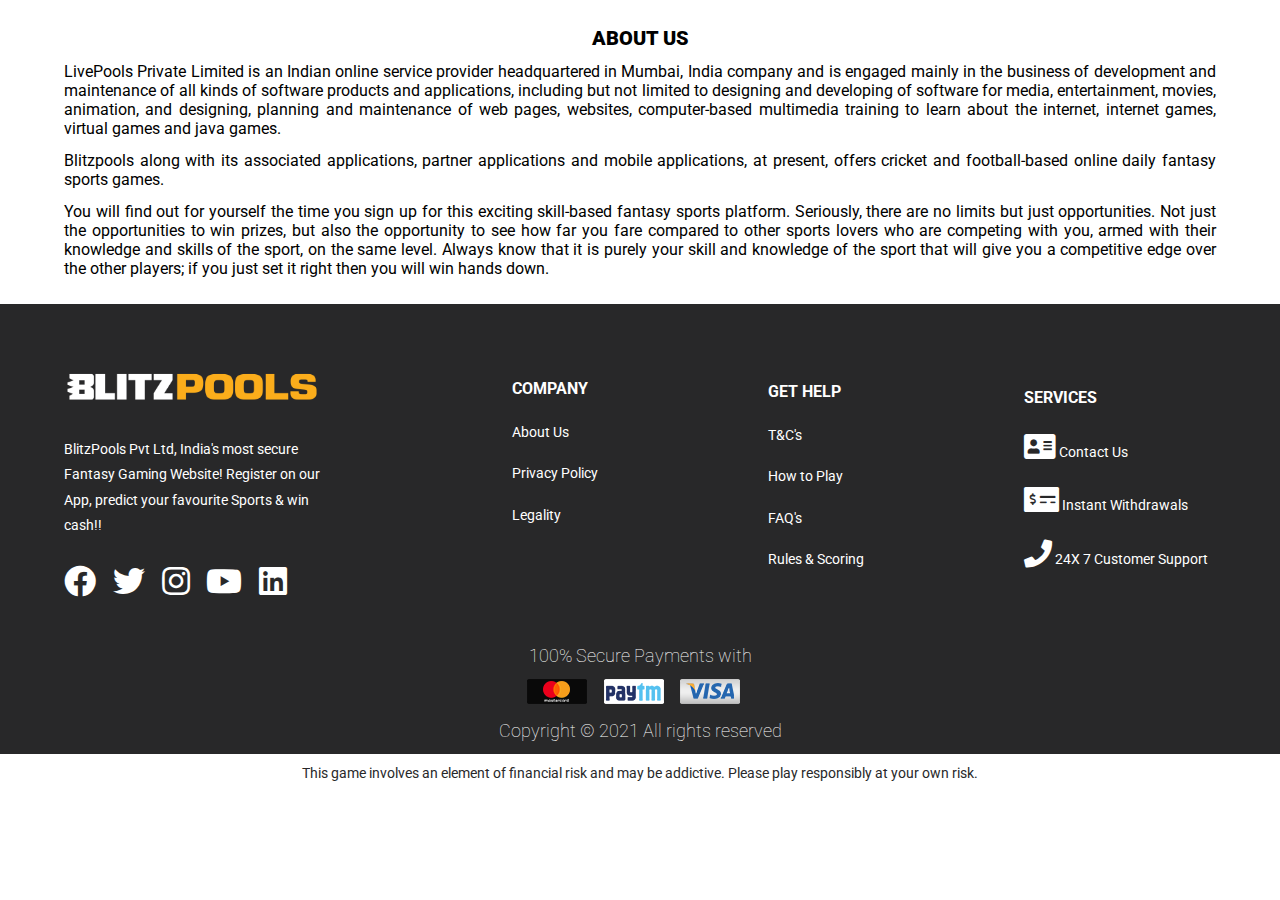
<file: aboutUs.html>
<!DOCTYPE html>
<html lang="en">
<head>
    <meta charset="UTF-8">
    <meta http-equiv="X-UA-Compatible" content="IE=edge">
    <meta name="viewport" content="width=device-width, initial-scale=1.0">
    <link rel="stylesheet" href="style.css">
    <link rel="stylesheet" href="leaderboard.css">
    <link rel="shortcut icon" href="https://www.blitzpools.com/favicon-32x32.png" type="image/x-icon">
    <!-- <link rel="stylesheet" href="https://cdnjs.cloudflare.com/ajax/libs/font-awesome/5.12.0-2/css/all.min.css" integrity="sha256-46r060N2LrChLLb5zowXQ72/iKKNiw/lAmygmHExk/o=" crossorigin="anonymous" /> -->
    <link rel="stylesheet" href="https://cdnjs.cloudflare.com/ajax/libs/font-awesome/5.15.3/css/all.min.css"/>
    <!-- <link href="//netdna.bootstrapcdn.com/font-awesome/3.2.1/css/font-awesome.css" rel="stylesheet"> -->
    <title>ABOUT US</title>
</head>
<body>



      <!----start of back-img-->
   
    <!---end of back img-->

    <!---MAIN HEADING-->
    <div class="play-contest">
        <h1>
            ABOUT US
        </h1>

        <p>
            LivePools Private Limited is an Indian online service provider headquartered in Mumbai, India company and is engaged mainly in the business of development and maintenance of all kinds of software products and applications, including but not limited to designing and developing of software for media, entertainment, movies, animation, and designing, planning and maintenance of web pages, websites, computer-based multimedia training to learn about the internet, internet games, virtual games and java games.
        </p>

        <p>
            Blitzpools along with its associated applications, partner applications and mobile applications, at present, offers cricket and football-based online daily fantasy sports games.
        </p>

        <p style="padding-bottom: 2vw;">
            You will find out for yourself the time you sign up for this exciting skill-based fantasy sports platform. Seriously, there are no limits but just opportunities. Not just the opportunities to win prizes, but also the opportunity to see how far you fare compared to other sports lovers who are competing with you, armed with their knowledge and skills of the sport, on the same level. Always know that it is purely your skill and knowledge of the sport that will give you a competitive edge over the other players; if you just set it right then you will win hands down.
        </p>
    </div>
    


     

  

      <!---start of footer-->
  <div id="footer">
    <div class="logo-image">
      <img src="Image/Logo_370x57 (1).png" alt="" srcset="">
    </div>
    <div class="blitz-info">
      <p>BlitzPools Pvt Ltd, India's most secure Fantasy Gaming Website! Register on our App, predict your favourite Sports & win cash!!</p>
    </div>
    <div class="media">
      <a class="fb" href="https://www.facebook.com/Blitzpools" target="_blank"><i class="fab fa-facebook fa-2x"></i></a>
                              <a href="https://twitter.com/blitzpoolsindia?lang=en" target="_blank"><i class="fab fa-twitter fa-2x"></i></a>
                              <a href="https://www.instagram.com/blitzpoolsofficial/?hl=en" target="_blank"><i class="fab fa-instagram fa-2x"></i></a>
                              <a href="https://www.youtube.com/c/Blitzpools" target="_blank"><i class="fab fa-youtube fa-2x"></i></a>
                              <a href="https://www.linkedin.com/company/blitzpools/mycompany/" target="_blank"><i class="fab fa-linkedin fa-2x"></i></a>
         
    </div>
    <div class="data1">
      <h3>COMPANY</h3>
      <ol>
        <li>About Us</li>
        <li><a href="privacy.html" style="text-decoration: none;color: white;" target="_blank">Privacy Policy</a></li>
        <li> <a href="legal.html" style="text-decoration: none;color: white;" target="_blank"> Legality</a></li>
      </ol>
    </div>
    <div class="data2">
        <ol>
            <h3>GET HELP</h3>
            <li><a href="t&c.html" style="text-decoration: none;color: white;" target="_blank">T&C's</a></li>
            <li> How to Play</li>
            <li> <a href="faq.html" style="text-decoration: none;color: white;">FAQ's</a> </li>
            <li> <a href="rules.html" style="text-decoration: none;color: white;" target="_blank">Rules & Scoring</a></li>
          </ol>
    </div>
    <div class="data3">
      <ol>
        <h3>SERVICES</h3>
        <li><i class="fas fa-address-card fa-2x"></i>  Contact Us</li>
        <li><i class="fas fa-money-check-alt fa-2x"></i>  Instant Withdrawals</li>
        <li><i class="fas fa-phone fa-2x"></i>  24X 7 Customer Support</li>
      </ol>
    </div>
    <!-- <div class="horizontal-line"></div> -->
 
    <div class="payment-info">
      <h5>100% Secure Payments with</h5>
      <div class="payment">
        <img src="/Image/Mastercard.png" alt="" srcset="">
        <img src="/Image/Paytm.png" alt="" srcset="">
        <img src="/Image/Visa.png" alt="" srcset="">
      </div>
    </div>

    <!-- <div class="horizontal-line1"></div> -->


    <div class="terms">
      <h5>Copyright © 2021 All rights reserved</h5>
      
    </div>
    <div class="cc">
      <p>This game involves an element of financial risk and may be addictive. Please play responsibly at your own risk.</p>
      
    </div>
  
  </div>
  
 
  <!---end of footer-->
  <script src="https://cdnjs.cloudflare.com/ajax/libs/jquery/3.4.1/jquery.min.js"></script>
  
  <script src="app.js"></script>
</body>
</html>
</file>
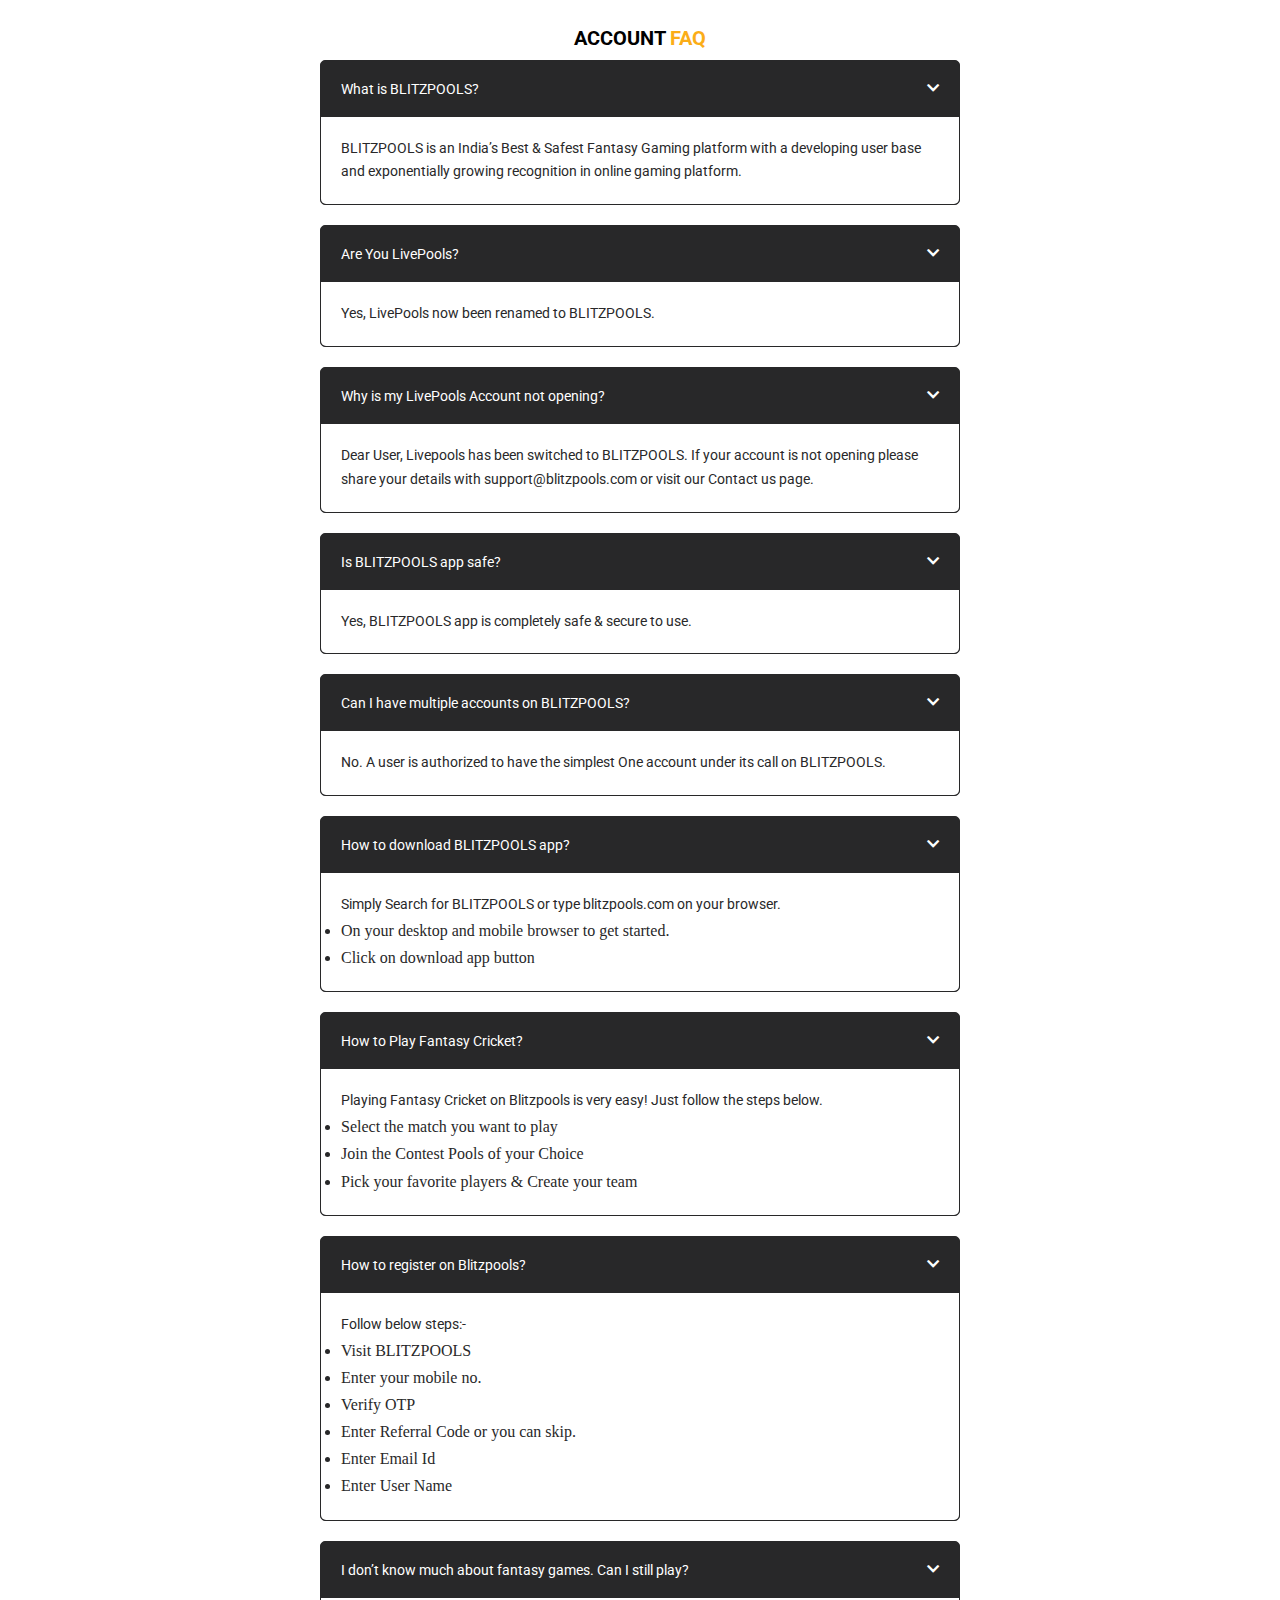
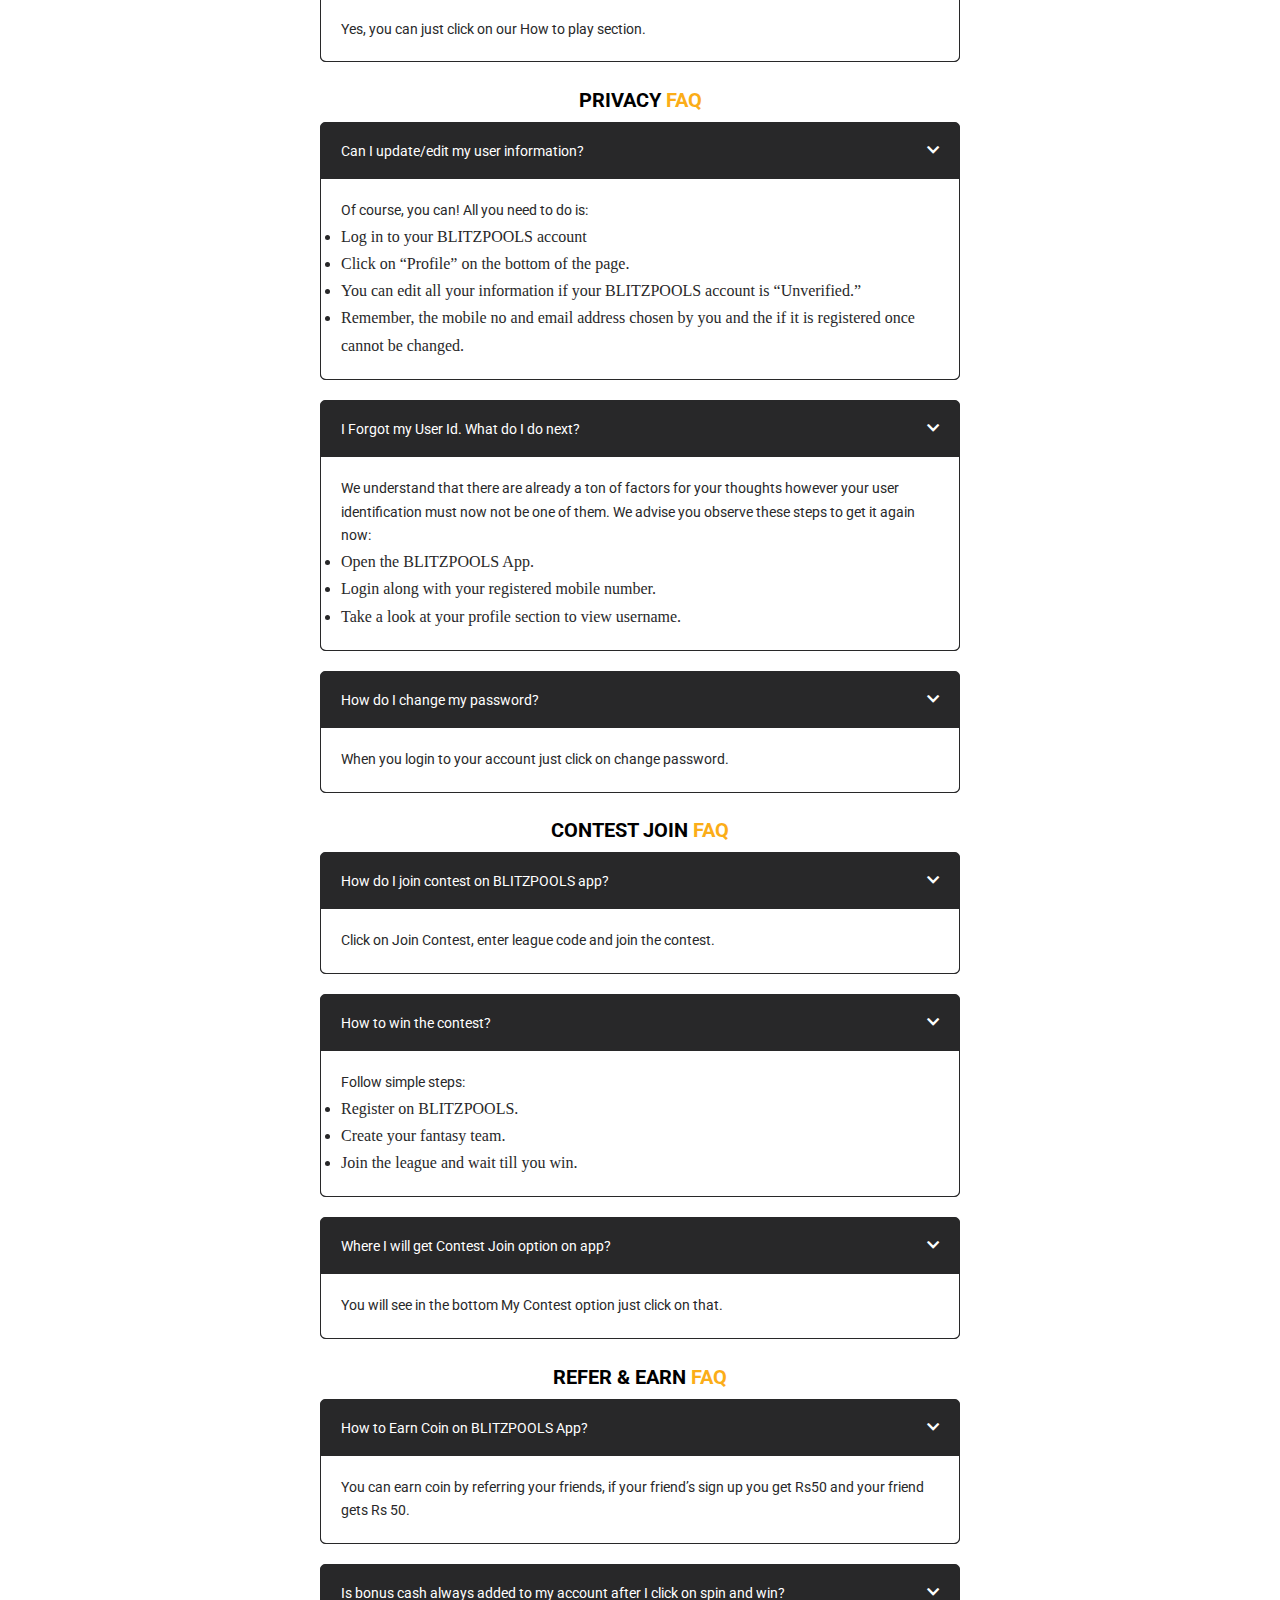
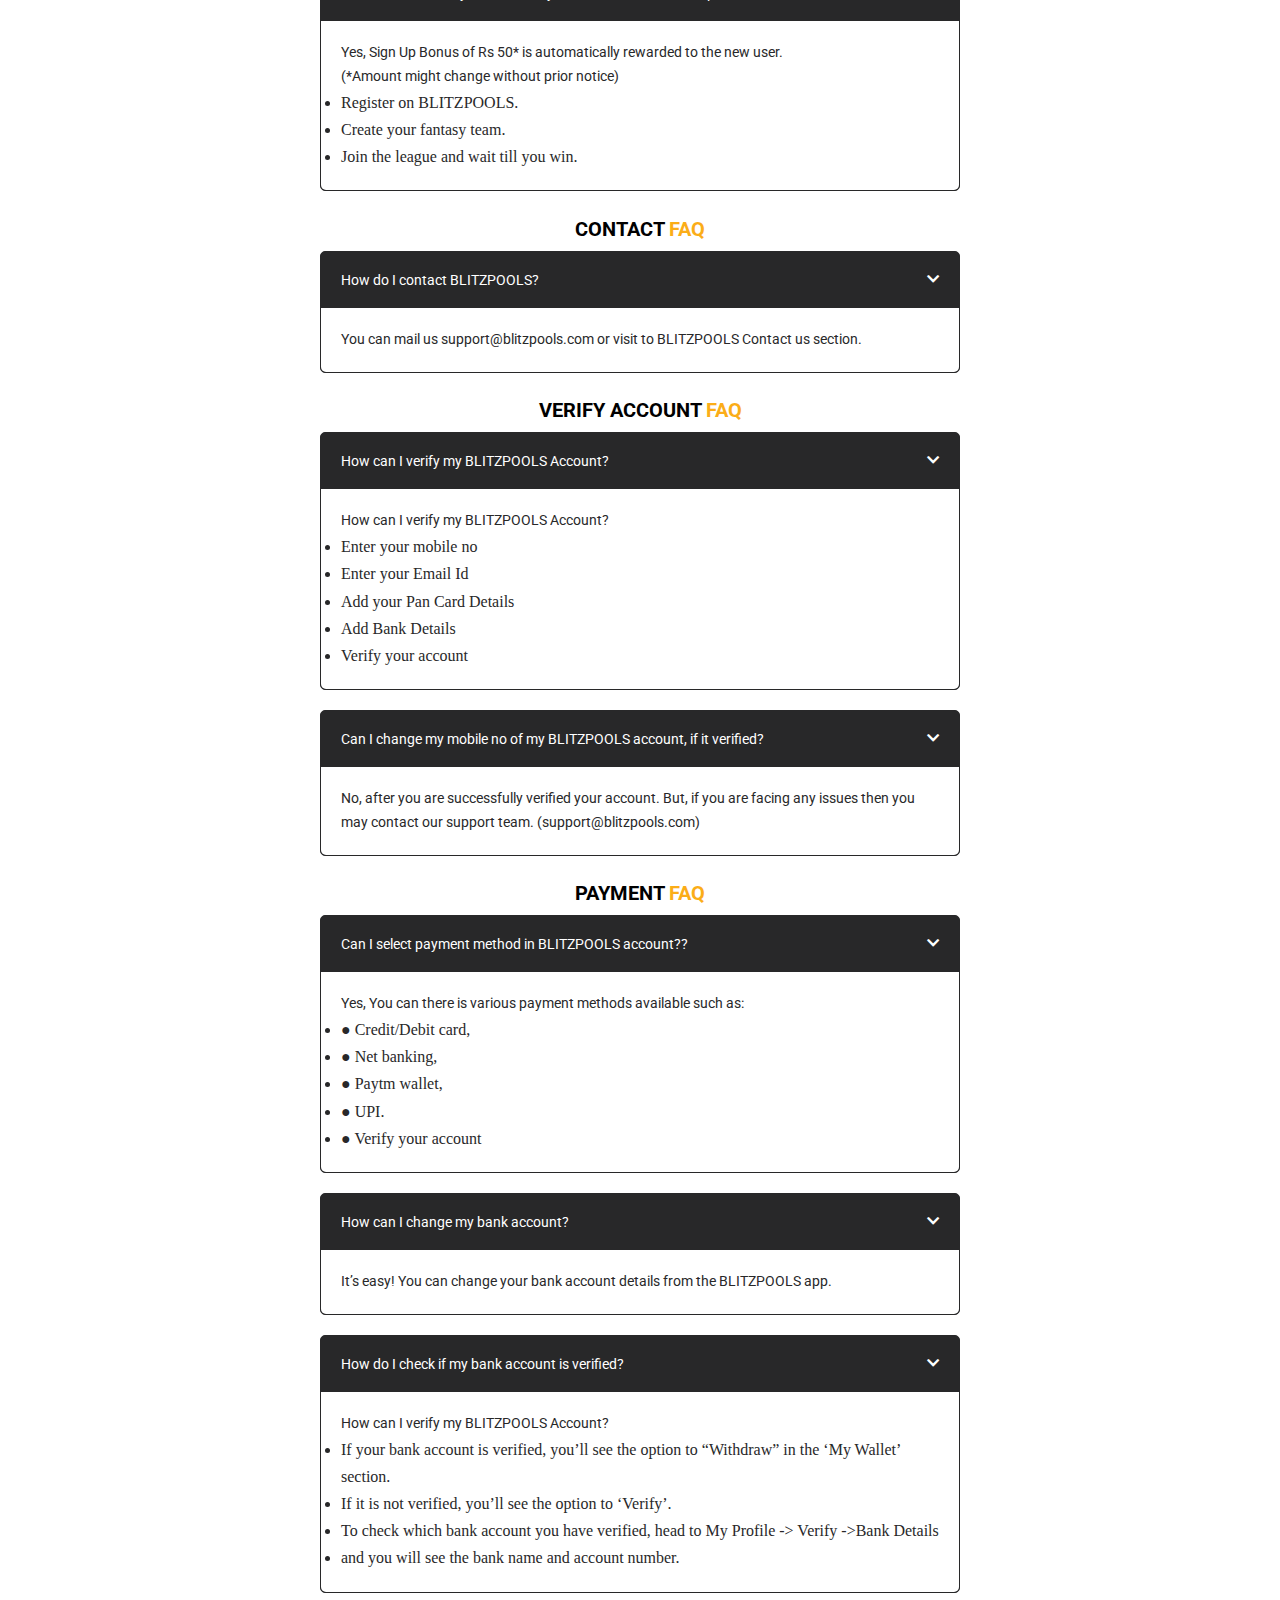
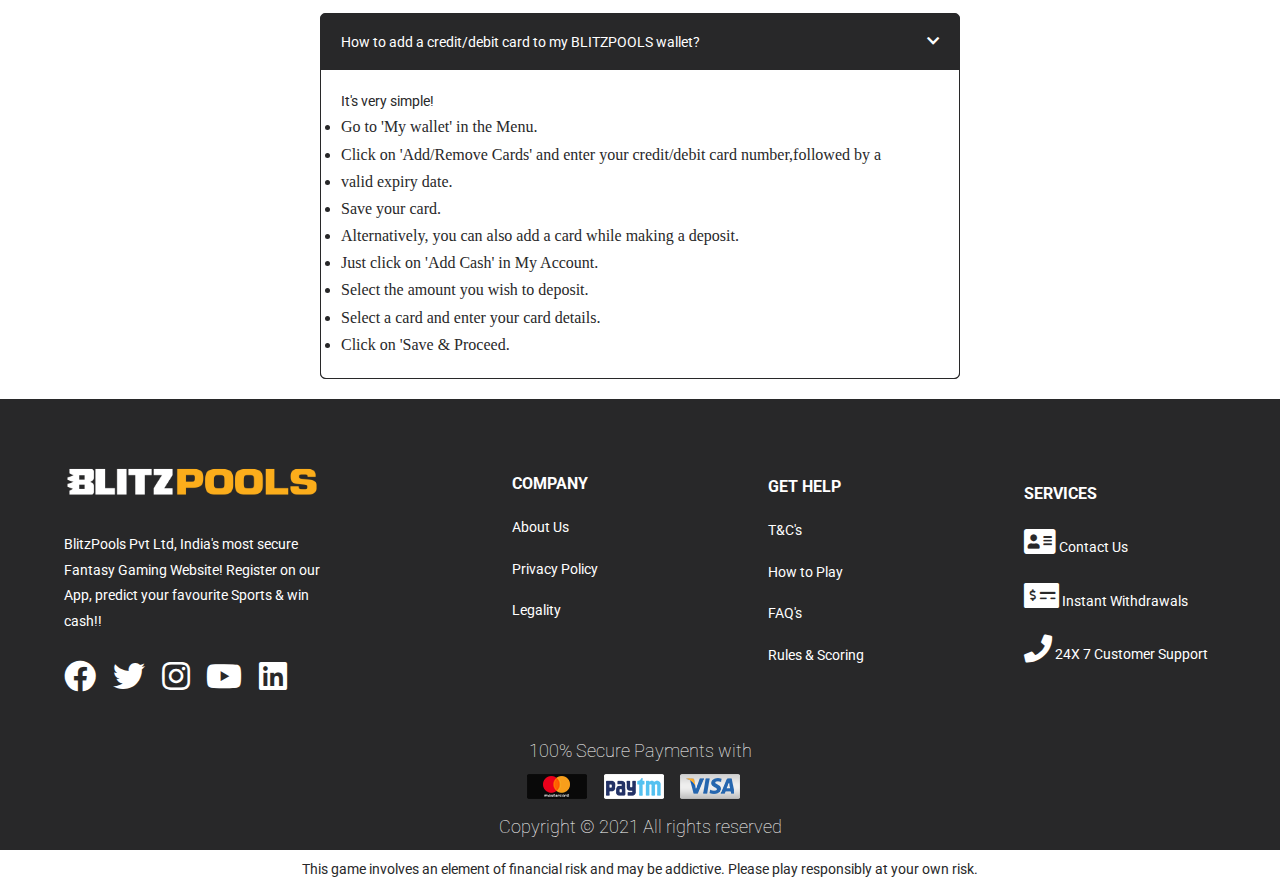
<file: faq.html>
<!DOCTYPE html>
<html lang="en">
<head>
    <meta charset="UTF-8">
    <meta http-equiv="X-UA-Compatible" content="IE=edge">
    <meta name="viewport" content="width=device-width, initial-scale=1.0">
    <link rel="stylesheet" href="style.css">
    <link rel="stylesheet" href="leaderboard.css">
    <link rel="shortcut icon" href="https://www.blitzpools.com/favicon-32x32.png" type="image/x-icon">
    <!-- <link rel="stylesheet" href="https://cdnjs.cloudflare.com/ajax/libs/font-awesome/5.12.0-2/css/all.min.css" integrity="sha256-46r060N2LrChLLb5zowXQ72/iKKNiw/lAmygmHExk/o=" crossorigin="anonymous" /> -->
    <link rel="stylesheet" href="https://cdnjs.cloudflare.com/ajax/libs/font-awesome/5.15.3/css/all.min.css"/>
    <!-- <link href="//netdna.bootstrapcdn.com/font-awesome/3.2.1/css/font-awesome.css" rel="stylesheet"> -->
    <title>FREQUENTLY ASKED QUESTIONS</title>
</head>
<body>



      <!----start of faq-->
      <div id="faq">
        <div class="play-heading">
          <h1>ACCOUNT<span class="yellow"> FAQ</span></h1>
        </div>
        
        <section id="faq">
          
              <div class="container">
                  <div class="row">
                      <div class="col-sm-12">
                          <div class="accordions">
                              <div class="accordion-item ">
                                  <div class="accordion-title " data-tab="item1">
                                      <h5>What is BLITZPOOLS? <i class="fa fa-chevron-down"></i></h5>
                                  </div>
                                  <div class="accordion-content active" id="item1">
                                      <p>
                                        BLITZPOOLS is an India’s Best & Safest Fantasy Gaming platform with a developing user base and exponentially growing recognition in online gaming platform.
                                      </p>
                                  </div>
                              </div>
                              <div class="accordion-item">
                                  <div class="accordion-title" data-tab="item2">
                                      <h5>Are You LivePools? <i class="fa fa-chevron-down"></i></h5>
                                  </div>
                                  <div class="accordion-content active" id="item2">
                                     <p>
                                        Yes, LivePools now been renamed to BLITZPOOLS.
                                  </p>
                                  </div>
                              </div>
                              <div class="accordion-item">
                                  <div class="accordion-title" data-tab="item3">
                                      <h5>Why is my LivePools Account not opening? <i class="fa fa-chevron-down"></i></h5>
                                  </div>
                                  <div class="accordion-content active" id="item3">
                                   <p>
                                    Dear User, Livepools has been switched to BLITZPOOLS. If your account is not opening please share your details with support@blitzpools.com or visit our Contact us page.
                                   </p>
                                  </div>
                              </div>
                              <div class="accordion-item">
                                  <div class="accordion-title" data-tab="item4">
                                      <h5>Is BLITZPOOLS app safe?<i class="fa fa-chevron-down"></i></h5>
                                  </div>
                                  <div class="accordion-content active" id="item4">
                                     <p>
                                        Yes, BLITZPOOLS app is completely safe & secure to use.
                                     </p>
                                  </div>
                              </div>
                              <div class="accordion-item">
                                  <div class="accordion-title" data-tab="item5">
                                      <h5>Can I have multiple accounts on BLITZPOOLS?<i class="fa fa-chevron-down"></i></h5>
                                  </div>
                                  <div class="accordion-content active" id="item5">
                                      <p>
                                        No. A user is authorized to have the simplest One account under its call on BLITZPOOLS.
                                      </p>
                                  </div>
                              </div>
                              <div class="accordion-item">
                                  <div class="accordion-title" data-tab="item6">
                                      <h5>How to download BLITZPOOLS app?<i class="fa fa-chevron-down"></i></h5>
                                  </div>
                                  <div class="accordion-content active" id="item6">
                                     <p>
                                        Simply Search for BLITZPOOLS or type blitzpools.com on your browser.
              <ul>
                <li>	On your desktop and mobile browser to get started.</li>
                <li>	Click on download app button</li>
              </ul>
                                     </p>
                                  </div>
                              </div>
                              <div class="accordion-item">
                                  <div class="accordion-title" data-tab="item6">
                                      <h5>How to Play Fantasy Cricket?<i class="fa fa-chevron-down"></i></h5>
                                  </div>
                                  <div class="accordion-content active" id="item6">
                                     <p>
                                        Playing Fantasy Cricket on Blitzpools is very easy! Just follow the steps below.
                                        <ul>
                                          <li>	Select the match you want to play</li>
                                          <li>	Join the Contest Pools of your Choice </li>
                                          <li>	Pick your favorite players & Create your team</li>
                                        </ul>
                                     </p>
                                  </div>
                              </div>
                              <div class="accordion-item">
                                  <div class="accordion-title" data-tab="item6">
                                      <h5>How to register on Blitzpools?<i class="fa fa-chevron-down"></i></h5>
                                  </div>
                                  <div class="accordion-content active" id="item6">
                                     <p>
                                        Follow below steps:-
                                        <ul>
                                          <li> Visit BLITZPOOLS</li>
                                          <li>	Enter your mobile no.</li>
                                          <li>	Verify OTP</li>
                                          <li>	Enter Referral Code or you can skip.</li>
                                          <li>	Enter Email Id</li>
                                          <li>	Enter User Name</li>
                                        </ul>
                                     </p>
                                  </div>
                              </div>

                              <div class="accordion-item">
                                <div class="accordion-title" data-tab="item4">
                                    <h5>I don’t know much about fantasy games. Can I still play?<i class="fa fa-chevron-down"></i></h5>
                                </div>
                                <div class="accordion-content active" id="item4">
                                   <p>
                                    Yes, you can just click on our How to play section.
                                   </p>
                                </div>
                            </div>
                          </div>
                      </div>
                  </div>
              </div>
         
        </section>
        

        <div class="play-heading">
            <h1>PRIVACY<span class="yellow"> FAQ</span></h1>
          </div>

          <section id="faq">
          
            <div class="container">
                <div class="row">
                    <div class="col-sm-12">
                        <div class="accordions">
          <div class="accordion-item">
            <div class="accordion-title" data-tab="item6">
                <h5>Can I update/edit my user information?<i class="fa fa-chevron-down"></i></h5>
            </div>
            <div class="accordion-content active" id="item6">
               <p>
                Of course, you can! All you need to do is:
                <ul>
                  <li>	Log in to your BLITZPOOLS account</li>
                  <li>	Click on “Profile” on the bottom of the page. </li>
                  <li>	You can edit all your information if your BLITZPOOLS account is “Unverified.” </li>
                  <li>	Remember, the mobile no and email address chosen by you and the if it is registered 
                    once cannot be changed.</li>
                </ul>
               </p>
            </div>
        </div>
        <div class="accordion-item">
            <div class="accordion-title" data-tab="item6">
                <h5>I Forgot my User Id. What do I do next?<i class="fa fa-chevron-down"></i></h5>
            </div>
            <div class="accordion-content active" id="item6">
                <p>We understand that there are already a ton of factors for your thoughts however your user </p> 
                <p> identification must now not be one of them. We advise you observe these steps to get it again now:</pstyle=>  
                <ul>
                  <li>	Open the BLITZPOOLS App. </li>
                  <li>	Login along with your registered mobile number.  </li>
                  <li>	Take a look at your profile section to view username.</li>
                </ul>
            </div>
        </div>
        <div class="accordion-item">
            <div class="accordion-title" data-tab="item6">
                <h5>How do I change my password?<i class="fa fa-chevron-down"></i></h5>
            </div>
            <div class="accordion-content active" id="item6">
               <p>
                When you login to your account just click on change password.
               
               </p>
            </div>
        </div>
                        </div></div></div></div></section>





        

                        <div class="play-heading">
                            <h1>CONTEST JOIN<span class="yellow"> FAQ</span></h1>
                          </div>
                
                          <section id="faq">
                          
                            <div class="container">
                                <div class="row">
                                    <div class="col-sm-12">
                                        <div class="accordions">
                          <div class="accordion-item">
                            <div class="accordion-title" data-tab="item6">
                                <h5>How do I join contest on BLITZPOOLS app?<i class="fa fa-chevron-down"></i></h5>
                            </div>
                            <div class="accordion-content active" id="item6">
                               <p>
                                Click on Join Contest, enter league code and join the contest.
                              
                               </p>
                            </div>
                        </div>
                        <div class="accordion-item">
                            <div class="accordion-title" data-tab="item6">
                                <h5>How to win the contest?<i class="fa fa-chevron-down"></i></h5>
                            </div>
                            <div class="accordion-content active" id="item6">
                                <p>Follow simple steps: </p> 
                                <!-- <p> identification must now not be one of them. We advise you observe these steps to get it again now:</pstyle=>   -->
                                    <ul>
                                        <li>	Register on BLITZPOOLS. </li>
                                        <li>	Create your fantasy team. </li>
                                        <li>	Join the league and wait till you win.</li>
                                      </ul>
                            </div>
                        </div>
                        <div class="accordion-item">
                            <div class="accordion-title" data-tab="item6">
                                <h5>Where I will get Contest Join option on app?<i class="fa fa-chevron-down"></i></h5>
                            </div>
                            <div class="accordion-content active" id="item6">
                               <p>
                                You will see in the bottom My Contest option just click on that.
                               
                               </p>
                            </div>
                        </div>
                                        </div></div></div></div></section>



                                        <div class="play-heading">
                                            <h1>REFER & EARN<span class="yellow"> FAQ</span></h1>
                                          </div>
                                
                                          <section id="faq">
                                          
                                            <div class="container">
                                                <div class="row">
                                                    <div class="col-sm-12">
                                                        <div class="accordions">
                                          <div class="accordion-item">
                                            <div class="accordion-title" data-tab="item6">
                                                <h5>How to Earn Coin on BLITZPOOLS App?<i class="fa fa-chevron-down"></i></h5>
                                            </div>
                                            <div class="accordion-content active" id="item6">
                                               <p>
                                                You can earn coin by referring your friends, if your friend’s sign up you get Rs50 and your friend gets Rs 50.
                                              
                                               </p>
                                            </div>
                                        </div>
                                        <div class="accordion-item">
                                            <div class="accordion-title" data-tab="item6">
                                                <h5>Is bonus cash always added to my account after I click on spin and win?<i class="fa fa-chevron-down"></i></h5>
                                            </div>
                                            <div class="accordion-content active" id="item6">
                                                <p>Yes, Sign Up Bonus of Rs 50* is automatically rewarded to the new user.</p>  
                                                <p>(*Amount might change without prior notice)</p> 
                                                <!-- <p> identification must now not be one of them. We advise you observe these steps to get it again now:</pstyle=>   -->
                                                    <ul>
                                                        <li>	Register on BLITZPOOLS. </li>
                                                        <li>	Create your fantasy team. </li>
                                                        <li>	Join the league and wait till you win.</li>
                                                      </ul>
                                            </div>
                                        </div>
                                      
                                                        </div></div></div></div></section>




                                                        <div class="play-heading">
                                                            <h1>CONTACT<span class="yellow"> FAQ</span></h1>
                                                          </div>
                                                
                                                          <section id="faq">
                                                          
                                                            <div class="container">
                                                                <div class="row">
                                                                    <div class="col-sm-12">
                                                                        <div class="accordions">
                                                          <div class="accordion-item">
                                                            <div class="accordion-title" data-tab="item6">
                                                                <h5>How do I contact BLITZPOOLS?<i class="fa fa-chevron-down"></i></h5>
                                                            </div>
                                                            <div class="accordion-content active" id="item6">
                                                               <p>
                                                                You can mail us support@blitzpools.com or visit to BLITZPOOLS Contact us section.
                                                               </p>
                                                            </div>
                                                      
                                                      
                                                                        </div></div></div></div></section>



                                                                        <div class="play-heading">
                                                                            <h1>VERIFY ACCOUNT<span class="yellow"> FAQ</span></h1>
                                                                          </div>
                                                                
                                                                          <section id="faq">
                                                                          
                                                                            <div class="container">
                                                                                <div class="row">
                                                                                    <div class="col-sm-12">
                                                                                        <div class="accordions">
                                                                          <div class="accordion-item">
                                                                            <div class="accordion-title" data-tab="item6">
                                                                                <h5>How can I verify my BLITZPOOLS Account?<i class="fa fa-chevron-down"></i></h5>
                                                                            </div>
                                                                            <div class="accordion-content active" id="item6">

                                                                               <p> How can I verify my BLITZPOOLS Account?</p>
                                                                                <ul>
                                                                                  <li>	Enter your mobile no </li>
                                                                                  <li>	Enter your Email Id</li>
                                                                                  <li>	Add your Pan Card Details</li>
                                                                                  <li>Add Bank Details</li>
                                                                                  <li>	Verify your account</li>
                                                                                </ul>
                                                                            </div>
                                                                      
                                                                      
                                                                                        </div>
                                                                                    
                                                                                        <div class="accordion-item">
                                                                                            <div class="accordion-title" data-tab="item6">
                                                                                                <h5>Can I change my mobile no of my BLITZPOOLS account, if it verified?<i class="fa fa-chevron-down"></i></h5>
                                                                                            </div>
                                                                                            <div class="accordion-content active" id="item6">
                                                                                              <p>
                                                                                                No, after you are successfully verified your account. But, if you are facing any issues then you may contact our support team. (support@blitzpools.com)
                                                                                              </p>
                                                                                            </div>
                                                                                      
                                                                                      
                                                                                                        </div</div></div></div></section>




                                                                                                        <div class="play-heading">
                                                                                                            <h1>PAYMENT<span class="yellow"> FAQ</span></h1>
                                                                                                          </div>
                                                                                                
                                                                                                          <section id="faq">
                                                                                                          
                                                                                                            <div class="container">
                                                                                                                <div class="row">
                                                                                                                    <div class="col-sm-12">
                                                                                                                        <div class="accordions">
                                                                                                          <div class="accordion-item">
                                                                                                            <div class="accordion-title" data-tab="item6">
                                                                                                                <h5>Can I select payment method in BLITZPOOLS account??<i class="fa fa-chevron-down"></i></h5>
                                                                                                            </div>
                                                                                                            <div class="accordion-content active" id="item6">
                                
                                                                                                            <p>    Yes, You can there is various payment methods available such as:</p>
              <ul>
                <li>●	Credit/Debit card,  </li>
                <li>●	Net banking, </li>
                <li>●	Paytm wallet, </li>
                <li>●	UPI.</li>
                <li>●	Verify your account</li>
              </ul>
                                                                                                            </div>
                                                                                                      
                                                                                                      
                                                                                                                        </div>
                                                                                                                    
                                                                                                                        <div class="accordion-item">
                                                                                                                            <div class="accordion-title" data-tab="item6">
                                                                                                                                <h5>How can I change my bank account?<i class="fa fa-chevron-down"></i></h5>
                                                                                                                            </div>
                                                                                                                            <div class="accordion-content active" id="item6">
                                                                                                                              <p>
                                                                                                                                It’s easy! You can change your bank account details from the BLITZPOOLS app.
                                                                                                                              </p>
                                                                                                                            </div>
                                                                                                                      
                                                                                                                      
                                                                                                                                        </div>
                                                                                                                                    
                                                                                                                                    
                                                                                                                                        <div class="accordion-item">
                                                                                                                                            <div class="accordion-title" data-tab="item6">
                                                                                                                                                <h5>How do I check if my bank account is verified?<i class="fa fa-chevron-down"></i></h5>
                                                                                                                                            </div>
                                                                                                                                            <div class="accordion-content active" id="item6">
                                                                
                                                                                                                                               <p> How can I verify my BLITZPOOLS Account?</p>
                                                                                                                                               <ul>
                                                                                                                                                <li>	If your bank account is verified, you’ll see the option to “Withdraw” in the ‘My Wallet’ section.</li>
                                                                                                                                                <li> If it is not verified, you’ll see the option to ‘Verify’.</li>
                                                                                                                                                <li>	To check which bank account you have verified, head to My Profile -> Verify ->Bank Details</li>
                                                                                                                                                <li> and you will see the bank name and account number.</li> 
                                                                                                                                              </ul>
                                                                                                                                            </div>
                                                                                                                                      
                                                                                                                                      
                                                                                                                                                        </div>
                                                                                                                                                    
                                                                                                                                                        <div class="accordion-item">
                                                                                                                                                            <div class="accordion-title" data-tab="item6">
                                                                                                                                                                <h5>How to add a credit/debit card to my BLITZPOOLS wallet?<i class="fa fa-chevron-down"></i></h5>
                                                                                                                                                            </div>
                                                                                                                                                            <div class="accordion-content active" id="item6">
                                                                                
                                                                                                                                                               <p> It's very simple! </p>
                                                                                                                                                               <ul>
                                                                                                                                                                <li>	Go to 'My wallet' in the Menu.  </li>
                                                                                                                                                                <li>	Click on 'Add/Remove Cards' and enter your credit/debit card number,followed by a</li>  
                                                                                                                                                                <li> valid expiry date.</li>
                                                                                                                                                                <li>	Save your card.  </li>
                                                                                                                                                                <li>	Alternatively, you can also add a card while making a deposit. </li>
                                                                                                                                                                <li>	Just click on 'Add Cash' in My Account. </li>
                                                                                                                                                                <li>	Select the amount you wish to deposit. </li>
                                                                                                                                                                <li>	Select a card and enter your card details. </li>
                                                                                                                                                                <li>	Click on 'Save & Proceed.</li>
                                                                                                                                                              </ul>
                                                                                                                                                            </div>
                                                                                                                                                      
                                                                                                                                                      
                                                                                                                                                                        </div></div></div></div></section>
        
        </div>

      <!---end of faq-->

      <!---start of footer-->
  <div id="footer">
    <div class="logo-image">
      <img src="Image/Logo_370x57 (1).png" alt="" srcset="">
    </div>
    <div class="blitz-info">
      <p>BlitzPools Pvt Ltd, India's most secure Fantasy Gaming Website! Register on our App, predict your favourite Sports & win cash!!</p>
    </div>
    <div class="media">
      <a class="fb" href="https://www.facebook.com/Blitzpools" target="_blank"><i class="fab fa-facebook fa-2x"></i></a>
                              <a href="https://twitter.com/blitzpoolsindia?lang=en" target="_blank"><i class="fab fa-twitter fa-2x"></i></a>
                              <a href="https://www.instagram.com/blitzpoolsofficial/?hl=en" target="_blank"><i class="fab fa-instagram fa-2x"></i></a>
                              <a href="https://www.youtube.com/c/Blitzpools" target="_blank"><i class="fab fa-youtube fa-2x"></i></a>
                              <a href="https://www.linkedin.com/company/blitzpools/mycompany/" target="_blank"><i class="fab fa-linkedin fa-2x"></i></a>
         
    </div>
    <div class="data1">
      <h3>COMPANY</h3>
      <ol>
        <li> <a href="aboutUs.html" style="text-decoration: none;color: white;" target="_blank">About Us</a> </li>
        <li><a href="privacy.html" style="text-decoration: none;color: white;" target="_blank">Privacy Policy</a></li>
        <li> <a href="legal.html" style="text-decoration: none;color: white;" target="_blank"> Legality</a></li>
      </ol>
    </div>
    <div class="data2">
      <ol>
        <h3>GET HELP</h3>
        <li><a href="t&c.html" style="text-decoration: none;color: white;" target="_blank">T&C's</a></li>
        <li> <a href="index.html" style="text-decoration: none;color: white;">How to Play</a></li>
        <li> <a href="faq.html" style="text-decoration: none;color: white;">FAQ's</a> </li>
        <li> <a href="rules.html" style="text-decoration: none;color: white;" target="_blank">Rules & Scoring</a></li>
      </ol>
    </div>
    <div class="data3">
      <ol>
        <h3>SERVICES</h3>
        <li><i class="fas fa-address-card fa-2x"></i>  Contact Us</li>
        <li><i class="fas fa-money-check-alt fa-2x"></i>  Instant Withdrawals</li>
        <li><i class="fas fa-phone fa-2x"></i>  24X 7 Customer Support</li>
      </ol>
    </div>
    <!-- <div class="horizontal-line"></div> -->
 
    <div class="payment-info">
      <h5>100% Secure Payments with</h5>
      <div class="payment">
        <img src="/Image/Mastercard.png" alt="" srcset="">
        <img src="/Image/Paytm.png" alt="" srcset="">
        <img src="/Image/Visa.png" alt="" srcset="">
      </div>
    </div>

    <!-- <div class="horizontal-line1"></div> -->


    <div class="terms">
      <h5>Copyright © 2021 All rights reserved</h5>
      
    </div>
    <div class="cc">
      <p>This game involves an element of financial risk and may be addictive. Please play responsibly at your own risk.</p>
      
    </div>
  
  </div>
  
 
  <!---end of footer-->
  <script src="https://cdnjs.cloudflare.com/ajax/libs/jquery/3.4.1/jquery.min.js"></script>
  
  <script src="app.js"></script>
</body>
</html>
</file>
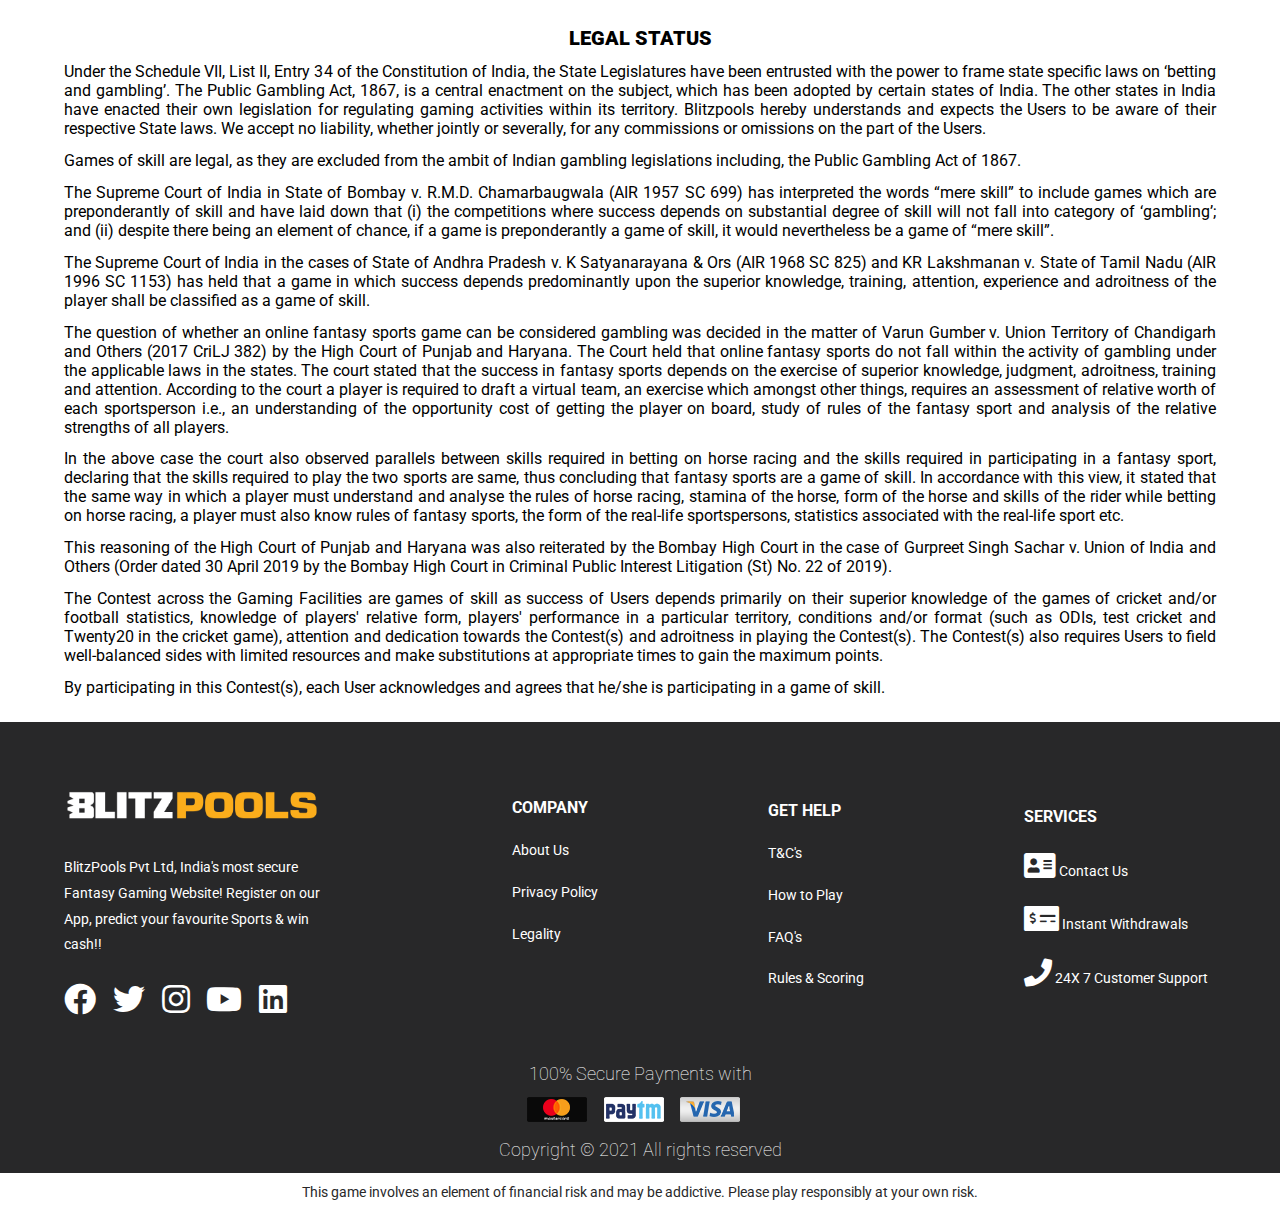
<file: legal.html>
<!DOCTYPE html>
<html lang="en">
<head>
    <meta charset="UTF-8">
    <meta http-equiv="X-UA-Compatible" content="IE=edge">
    <meta name="viewport" content="width=device-width, initial-scale=1.0">
    <link rel="stylesheet" href="style.css">
    <link rel="stylesheet" href="leaderboard.css">
    <link rel="shortcut icon" href="https://www.blitzpools.com/favicon-32x32.png" type="image/x-icon">
    <!-- <link rel="stylesheet" href="https://cdnjs.cloudflare.com/ajax/libs/font-awesome/5.12.0-2/css/all.min.css" integrity="sha256-46r060N2LrChLLb5zowXQ72/iKKNiw/lAmygmHExk/o=" crossorigin="anonymous" /> -->
    <link rel="stylesheet" href="https://cdnjs.cloudflare.com/ajax/libs/font-awesome/5.15.3/css/all.min.css"/>
    <!-- <link href="//netdna.bootstrapcdn.com/font-awesome/3.2.1/css/font-awesome.css" rel="stylesheet"> -->
    <title>LEGALITY</title>
</head>
<body>



      <!----start of back-img-->
   
    <!---end of back img-->

    <!---MAIN HEADING-->
    <div class="play-contest">
        <h1>
            LEGAL STATUS
        </h1>

       <p>
        Under the Schedule VII, List II, Entry 34 of the Constitution of India, the State Legislatures have been entrusted with the power to frame state specific laws on ‘betting and gambling’. The Public Gambling Act, 1867, is a central enactment on the subject, which has been adopted by certain states of India. The other states in India have enacted their own legislation for regulating gaming activities within its territory. Blitzpools hereby understands and expects the Users to be aware of their respective State laws. We accept no liability, whether jointly or severally, for any commissions or omissions on the part of the Users.
       </p>
       <p>
        Games of skill are legal, as they are excluded from the ambit of Indian gambling legislations including, the Public Gambling Act of 1867.
       </p>
       <p>
           
The Supreme Court of India in State of Bombay v. R.M.D. Chamarbaugwala (AIR 1957 SC 699) has interpreted the words “mere skill” to include games which are preponderantly of skill and have laid down that (i) the competitions where success depends on substantial degree of skill will not fall into category of ‘gambling’; and (ii) despite there being an element of chance, if a game is preponderantly a game of skill, it would nevertheless be a game of “mere skill”.
       </p>
       <p>
        The Supreme Court of India in the cases of State of Andhra Pradesh v. K Satyanarayana & Ors (AIR 1968 SC 825) and KR Lakshmanan v. State of Tamil Nadu (AIR 1996 SC 1153) has held that a game in which success depends predominantly upon the superior knowledge, training, attention, experience and adroitness of the player shall be classified as a game of skill.
       </p>
       <p>
        The question of whether an online fantasy sports game can be considered gambling was decided in the matter of Varun Gumber v. Union Territory of Chandigarh and Others (2017 CriLJ 382) by the High Court of Punjab and Haryana. The Court held that online fantasy sports do not fall within the activity of gambling under the applicable laws in the states. The court stated that the success in fantasy sports depends on the exercise of superior knowledge, judgment, adroitness, training and attention. According to the court a player is required to draft a virtual team, an exercise which amongst other things, requires an assessment of relative worth of each sportsperson i.e., an understanding of the opportunity cost of getting the player on board, study of rules of the fantasy sport and analysis of the relative strengths of all players.
       </p>
       <p>
        In the above case the court also observed parallels between skills required in betting on horse racing and the skills required in participating in a fantasy sport, declaring that the skills required to play the two sports are same, thus concluding that fantasy sports are a game of skill. In accordance with this view, it stated that the same way in which a player must understand and analyse the rules of horse racing, stamina of the horse, form of the horse and skills of the rider while betting on horse racing, a player must also know rules of fantasy sports, the form of the real-life sportspersons, statistics associated with the real-life sport etc.
       </p>
       <p>
        This reasoning of the High Court of Punjab and Haryana was also reiterated by the Bombay High Court in the case of Gurpreet Singh Sachar v. Union of India and Others (Order dated 30 April 2019 by the Bombay High Court in Criminal Public Interest Litigation (St) No. 22 of 2019).
       </p>
       <p>
        The Contest across the Gaming Facilities are games of skill as success of Users depends primarily on their superior knowledge of the games of cricket and/or football statistics, knowledge of players′ relative form, players′ performance in a particular territory, conditions and/or format (such as ODIs, test cricket and Twenty20 in the cricket game), attention and dedication towards the Contest(s) and adroitness in playing the Contest(s). The Contest(s) also requires Users to field well-balanced sides with limited resources and make substitutions at appropriate times to gain the maximum points.
       </p>

        <p style="padding-bottom: 2vw;">

            By participating in this Contest(s), each User acknowledges and agrees that he/she is participating in a game of skill.
        </p>
    </div>
    


     

  

      <!---start of footer-->
  <div id="footer">
    <div class="logo-image">
      <img src="Image/Logo_370x57 (1).png" alt="" srcset="">
    </div>
    <div class="blitz-info">
      <p>BlitzPools Pvt Ltd, India's most secure Fantasy Gaming Website! Register on our App, predict your favourite Sports & win cash!!</p>
    </div>
    <div class="media">
      <a class="fb" href="https://www.facebook.com/Blitzpools" target="_blank"><i class="fab fa-facebook fa-2x"></i></a>
                              <a href="https://twitter.com/blitzpoolsindia?lang=en" target="_blank"><i class="fab fa-twitter fa-2x"></i></a>
                              <a href="https://www.instagram.com/blitzpoolsofficial/?hl=en" target="_blank"><i class="fab fa-instagram fa-2x"></i></a>
                              <a href="https://www.youtube.com/c/Blitzpools" target="_blank"><i class="fab fa-youtube fa-2x"></i></a>
                              <a href="https://www.linkedin.com/company/blitzpools/mycompany/" target="_blank"><i class="fab fa-linkedin fa-2x"></i></a>
         
    </div>
    <div class="data1">
      <h3>COMPANY</h3>
      <ol>
        <li>About Us</li>
        <li><a href="privacy.html" style="text-decoration: none;color: white;" target="_blank">Privacy Policy</a></li>
        <li> <a href="legal.html" style="text-decoration: none;color: white;" target="_blank"> Legality</a></li>
      </ol>
    </div>
    <div class="data2">
        <ol>
            <h3>GET HELP</h3>
            <li><a href="t&c.html" style="text-decoration: none;color: white;" target="_blank">T&C's</a></li>
            <li> How to Play</li>
            <li> <a href="faq.html" style="text-decoration: none;color: white;">FAQ's</a> </li>
            <li> <a href="rules.html" style="text-decoration: none;color: white;" target="_blank">Rules & Scoring</a></li>
          </ol>
    </div>
    <div class="data3">
      <ol>
        <h3>SERVICES</h3>
        <li><i class="fas fa-address-card fa-2x"></i>  Contact Us</li>
        <li><i class="fas fa-money-check-alt fa-2x"></i>  Instant Withdrawals</li>
        <li><i class="fas fa-phone fa-2x"></i>  24X 7 Customer Support</li>
      </ol>
    </div>
    <!-- <div class="horizontal-line"></div> -->
 
    <div class="payment-info">
      <h5>100% Secure Payments with</h5>
      <div class="payment">
        <img src="/Image/Mastercard.png" alt="" srcset="">
        <img src="/Image/Paytm.png" alt="" srcset="">
        <img src="/Image/Visa.png" alt="" srcset="">
      </div>
    </div>

    <!-- <div class="horizontal-line1"></div> -->


    <div class="terms">
      <h5>Copyright © 2021 All rights reserved</h5>
      
    </div>
    <div class="cc">
      <p>This game involves an element of financial risk and may be addictive. Please play responsibly at your own risk.</p>
      
    </div>
  
  </div>
  
 
  <!---end of footer-->
  <script src="https://cdnjs.cloudflare.com/ajax/libs/jquery/3.4.1/jquery.min.js"></script>
  
  <script src="app.js"></script>
</body>
</html>
</file>
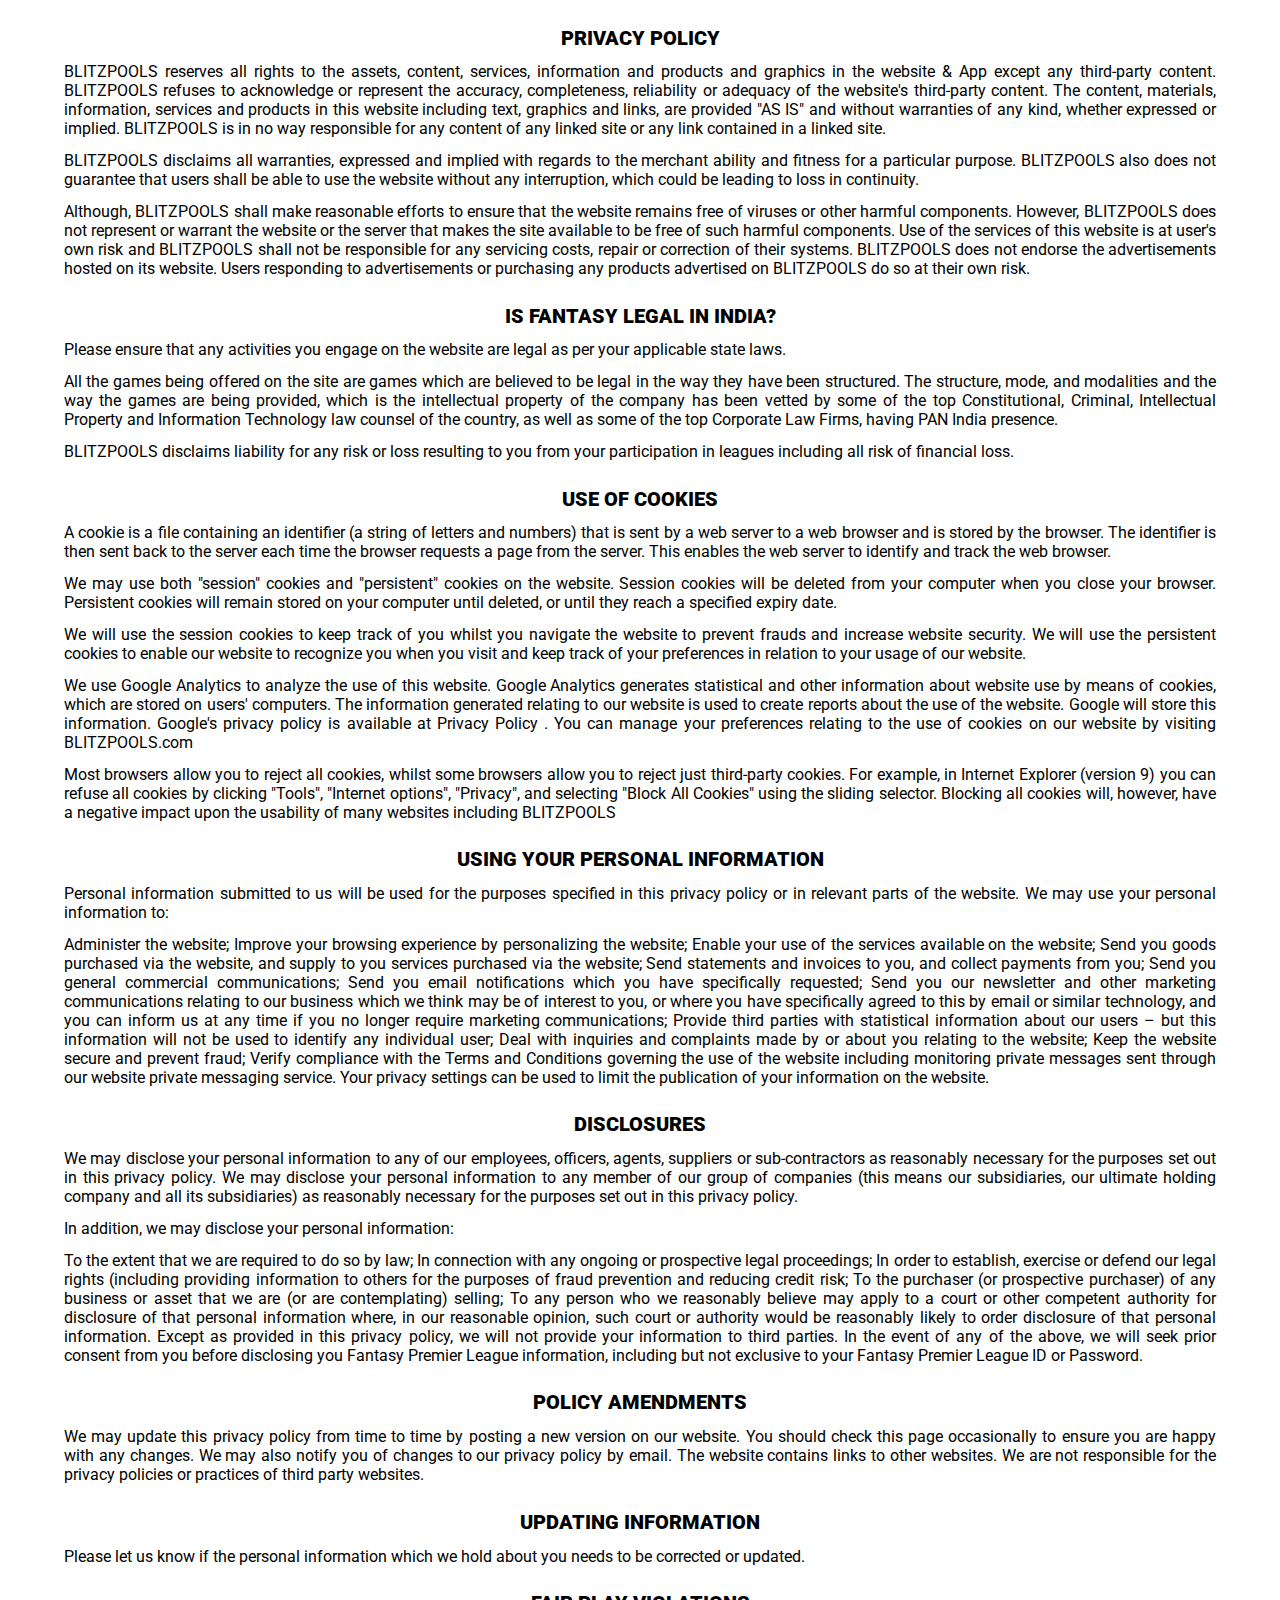
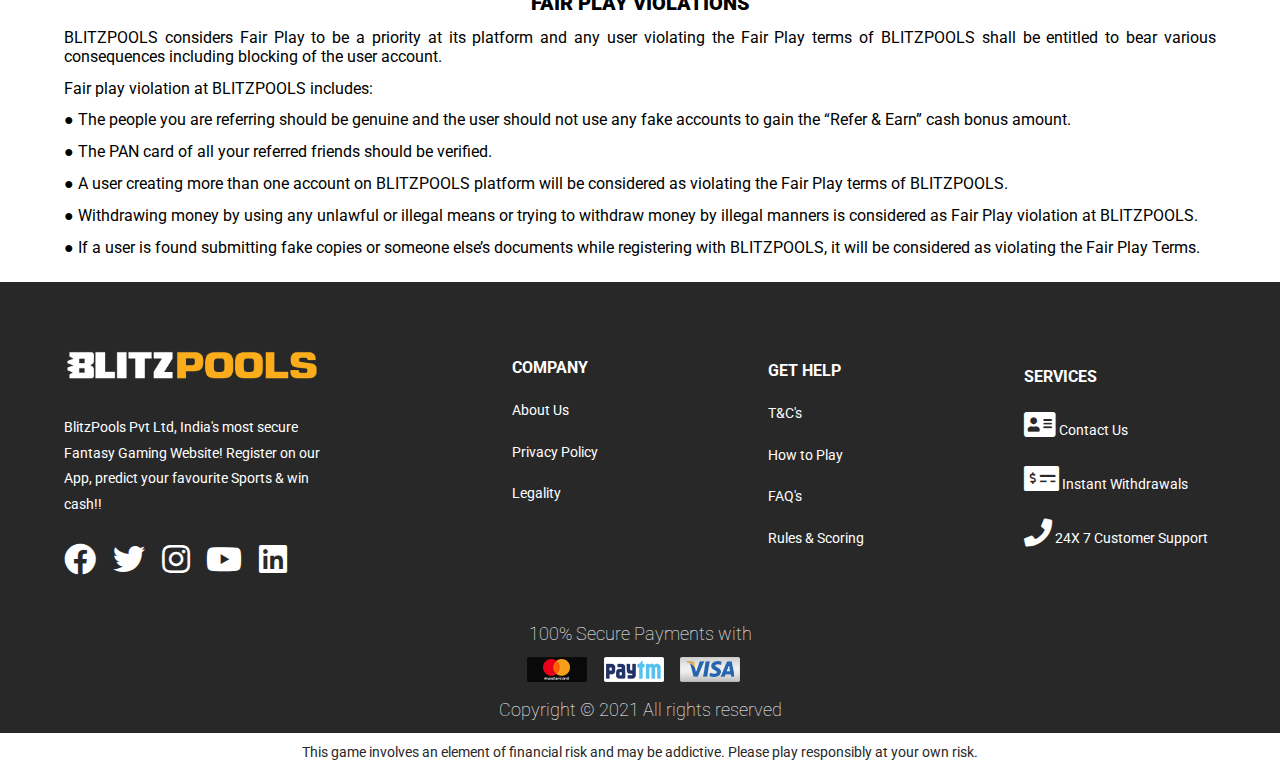
<file: privacy.html>
<!DOCTYPE html>
<html lang="en">
<head>
    <meta charset="UTF-8">
    <meta http-equiv="X-UA-Compatible" content="IE=edge">
    <meta name="viewport" content="width=device-width, initial-scale=1.0">
    <link rel="stylesheet" href="style.css">
    <link rel="stylesheet" href="leaderboard.css">
    <link rel="shortcut icon" href="https://www.blitzpools.com/favicon-32x32.png" type="image/x-icon">
    <!-- <link rel="stylesheet" href="https://cdnjs.cloudflare.com/ajax/libs/font-awesome/5.12.0-2/css/all.min.css" integrity="sha256-46r060N2LrChLLb5zowXQ72/iKKNiw/lAmygmHExk/o=" crossorigin="anonymous" /> -->
    <link rel="stylesheet" href="https://cdnjs.cloudflare.com/ajax/libs/font-awesome/5.15.3/css/all.min.css"/>
    <!-- <link href="//netdna.bootstrapcdn.com/font-awesome/3.2.1/css/font-awesome.css" rel="stylesheet"> -->
    <title>PRIVACY POLICY</title>
</head>
<body>



      <!----start of back-img-->
   
    <!---end of back img-->

    <!---MAIN HEADING-->
    <div class="play-contest">
        <h1>
            PRIVACY POLICY
        </h1>

      <p>
        BLITZPOOLS reserves all rights to the assets, content, services, information and products and graphics in the website & App except any third-party content. BLITZPOOLS refuses to acknowledge or represent the accuracy, completeness, reliability or adequacy of the website's third-party content. The content, materials, information, services and products in this website including text, graphics and links, are provided "AS IS" and without warranties of any kind, whether expressed or implied. BLITZPOOLS is in no way responsible for any content of any linked site or any link contained in a linked site.
      </p>

     <p>
        BLITZPOOLS disclaims all warranties, expressed and implied with regards to the merchant ability and fitness for a particular purpose. BLITZPOOLS also does not guarantee that users shall be able to use the website without any interruption, which could be leading to loss in continuity.
     </p>

     <p>
         
Although, BLITZPOOLS shall make reasonable efforts to ensure that the website remains free of viruses or other harmful components. However, BLITZPOOLS does not represent or warrant the website or the server that makes the site available to be free of such harmful components. Use of the services of this website is at user's own risk and BLITZPOOLS shall not be responsible for any servicing costs, repair or correction of their systems. BLITZPOOLS does not endorse the advertisements hosted on its website. Users responding to advertisements or purchasing any products advertised on BLITZPOOLS do so at their own risk.
     </p>

     <h1>
        IS FANTASY LEGAL IN INDIA?
     </h1>

     <p>
        Please ensure that any activities you engage on the website are legal as per your applicable state laws.
     </p>
     <p>
        All the games being offered on the site are games which are believed to be legal in the way they have been structured. The structure, mode, and modalities and the way the games are being provided, which is the intellectual property of the company has been vetted by some of the top Constitutional, Criminal, Intellectual Property and Information Technology law counsel of the country, as well as some of the top Corporate Law Firms, having PAN India presence.
     </p>
     <p>
        BLITZPOOLS disclaims liability for any risk or loss resulting to you from your participation in leagues including all risk of financial loss.
     </p>

     <h1>
        USE OF COOKIES
     </h1>
     <p>
        A cookie is a file containing an identifier (a string of letters and numbers) that is sent by a web server to a web browser and is stored by the browser. The identifier is then sent back to the server each time the browser requests a page from the server. This enables the web server to identify and track the web browser.
     </p>
     <p>
        We may use both "session" cookies and "persistent" cookies on the website. Session cookies will be deleted from your computer when you close your browser. Persistent cookies will remain stored on your computer until deleted, or until they reach a specified expiry date.
     </p>
     <p>
        We will use the session cookies to keep track of you whilst you navigate the website to prevent frauds and increase website security. We will use the persistent cookies to enable our website to recognize you when you visit and keep track of your preferences in relation to your usage of our website.
     </p>
     <p>
         
We use Google Analytics to analyze the use of this website. Google Analytics generates statistical and other information about website use by means of cookies, which are stored on users' computers. The information generated relating to our website is used to create reports about the use of the website. Google will store this information. Google's privacy policy is available at Privacy Policy . You can manage your preferences relating to the use of cookies on our website by visiting BLITZPOOLS.com
     </p>
     <p>
        Most browsers allow you to reject all cookies, whilst some browsers allow you to reject just third-party cookies. For example, in Internet Explorer (version 9) you can refuse all cookies by clicking "Tools", "Internet options", "Privacy", and selecting "Block All Cookies" using the sliding selector. Blocking all cookies will, however, have a negative impact upon the usability of many websites including BLITZPOOLS
     </p>

     <h1>
        USING YOUR PERSONAL INFORMATION
     </h1>
     <p>
        Personal information submitted to us will be used for the purposes specified in this privacy policy or in relevant parts of the website. We may use your personal information to:
     </p>
     <p>
        Administer the website; Improve your browsing experience by personalizing the website; Enable your use of the services available on the website; Send you goods purchased via the website, and supply to you services purchased via the website; Send statements and invoices to you, and collect payments from you; Send you general commercial communications; Send you email notifications which you have specifically requested; Send you our newsletter and other marketing communications relating to our business which we think may be of interest to you, or where you have specifically agreed to this by email or similar technology, and you can inform us at any time if you no longer require marketing communications; Provide third parties with statistical information about our users – but this information will not be used to identify any individual user; Deal with inquiries and complaints made by or about you relating to the website; Keep the website secure and prevent fraud; Verify compliance with the Terms and Conditions governing the use of the website including monitoring private messages sent through our website private messaging service. Your privacy settings can be used to limit the publication of your information on the website.
     </p>
     <h1>
        DISCLOSURES
     </h1>
     <p>
        We may disclose your personal information to any of our employees, officers, agents, suppliers or sub-contractors as reasonably necessary for the purposes set out in this privacy policy. We may disclose your personal information to any member of our group of companies (this means our subsidiaries, our ultimate holding company and all its subsidiaries) as reasonably necessary for the purposes set out in this privacy policy.
     </p>
     <p>
        In addition, we may disclose your personal information:
     </p>
     <p>
         
To the extent that we are required to do so by law; In connection with any ongoing or prospective legal proceedings; In order to establish, exercise or defend our legal rights (including providing information to others for the purposes of fraud prevention and reducing credit risk; To the purchaser (or prospective purchaser) of any business or asset that we are (or are contemplating) selling; To any person who we reasonably believe may apply to a court or other competent authority for disclosure of that personal information where, in our reasonable opinion, such court or authority would be reasonably likely to order disclosure of that personal information. Except as provided in this privacy policy, we will not provide your information to third parties. In the event of any of the above, we will seek prior consent from you before disclosing you Fantasy Premier League information, including but not exclusive to your Fantasy Premier League ID or Password.
     </p>
     <h1>
        POLICY AMENDMENTS
     </h1>
     <p>
        We may update this privacy policy from time to time by posting a new version on our website. You should check this page occasionally to ensure you are happy with any changes. We may also notify you of changes to our privacy policy by email. The website contains links to other websites. We are not responsible for the privacy policies or practices of third party websites.
     </p>
     <h1>
        UPDATING INFORMATION
     </h1>
     <p>
        Please let us know if the personal information which we hold about you needs to be corrected or updated.
     </p>
     <h1>
        FAIR PLAY VIOLATIONS
     </h1>
     <p>
        BLITZPOOLS considers Fair Play to be a priority at its platform and any user violating the Fair Play terms of BLITZPOOLS shall be entitled to bear various consequences including blocking of the user account.
     </p>
     <p>
        Fair play violation at BLITZPOOLS includes:
     </p>
     <ul>
         <p>
            ● The people you are referring should be genuine and the user should not use any fake accounts to gain the “Refer & Earn” cash bonus amount.
         </p>
         <p>
            ● The PAN card of all your referred friends should be verified.
         </p>
         <p>
            ● A user creating more than one account on BLITZPOOLS platform will be considered as violating the Fair Play terms of BLITZPOOLS.
         </p>
         <p>
            ● Withdrawing money by using any unlawful or illegal means or trying to withdraw money by illegal manners is considered as Fair Play violation at BLITZPOOLS.
         </p>
         <p style="padding-bottom: 2vw;">
            ● If a user is found submitting fake copies or someone else’s documents while registering with BLITZPOOLS, it will be considered as violating the Fair Play Terms.
         </p>
     </ul>
    </div>
    


     

  

      <!---start of footer-->
  <div id="footer">
    <div class="logo-image">
      <img src="Image/Logo_370x57 (1).png" alt="" srcset="">
    </div>
    <div class="blitz-info">
      <p>BlitzPools Pvt Ltd, India's most secure Fantasy Gaming Website! Register on our App, predict your favourite Sports & win cash!!</p>
    </div>
    <div class="media">
      <a class="fb" href="https://www.facebook.com/Blitzpools" target="_blank"><i class="fab fa-facebook fa-2x"></i></a>
                              <a href="https://twitter.com/blitzpoolsindia?lang=en" target="_blank"><i class="fab fa-twitter fa-2x"></i></a>
                              <a href="https://www.instagram.com/blitzpoolsofficial/?hl=en" target="_blank"><i class="fab fa-instagram fa-2x"></i></a>
                              <a href="https://www.youtube.com/c/Blitzpools" target="_blank"><i class="fab fa-youtube fa-2x"></i></a>
                              <a href="https://www.linkedin.com/company/blitzpools/mycompany/" target="_blank"><i class="fab fa-linkedin fa-2x"></i></a>
         
    </div>
    <div class="data1">
      <h3>COMPANY</h3>
      <ol>
        <li><a href="aboutUs.html" style="text-decoration: none;color: white;" target="_blank">About Us</a></li>
        <li>Privacy Policy</li>
        <li> <a href="legal.html" style="text-decoration: none;color: white;" target="_blank"> Legality</a></li>
      </ol>
    </div>
    <div class="data2">
        <ol>
            <h3>GET HELP</h3>
            <li><a href="t&c.html" style="text-decoration: none;color: white;" target="_blank">T&C's</a></li>
            <li> How to Play</li>
            <li> <a href="faq.html" style="text-decoration: none;color: white;">FAQ's</a> </li>
            <li> <a href="rules.html" style="text-decoration: none;color: white;" target="_blank">Rules & Scoring</a></li>
          </ol>
    </div>
    <div class="data3">
      <ol>
        <h3>SERVICES</h3>
        <li><i class="fas fa-address-card fa-2x"></i>  Contact Us</li>
        <li><i class="fas fa-money-check-alt fa-2x"></i>  Instant Withdrawals</li>
        <li><i class="fas fa-phone fa-2x"></i>  24X 7 Customer Support</li>
      </ol>
    </div>
    <!-- <div class="horizontal-line"></div> -->
 
    <div class="payment-info">
      <h5>100% Secure Payments with</h5>
      <div class="payment">
        <img src="/Image/Mastercard.png" alt="" srcset="">
        <img src="/Image/Paytm.png" alt="" srcset="">
        <img src="/Image/Visa.png" alt="" srcset="">
      </div>
    </div>

    <!-- <div class="horizontal-line1"></div> -->


    <div class="terms">
      <h5>Copyright © 2021 All rights reserved</h5>
      
    </div>
    <div class="cc">
      <p>This game involves an element of financial risk and may be addictive. Please play responsibly at your own risk.</p>
      
    </div>
  
  </div>
  
 
  <!---end of footer-->
  <script src="https://cdnjs.cloudflare.com/ajax/libs/jquery/3.4.1/jquery.min.js"></script>
  
  <script src="app.js"></script>
</body>
</html>
</file>
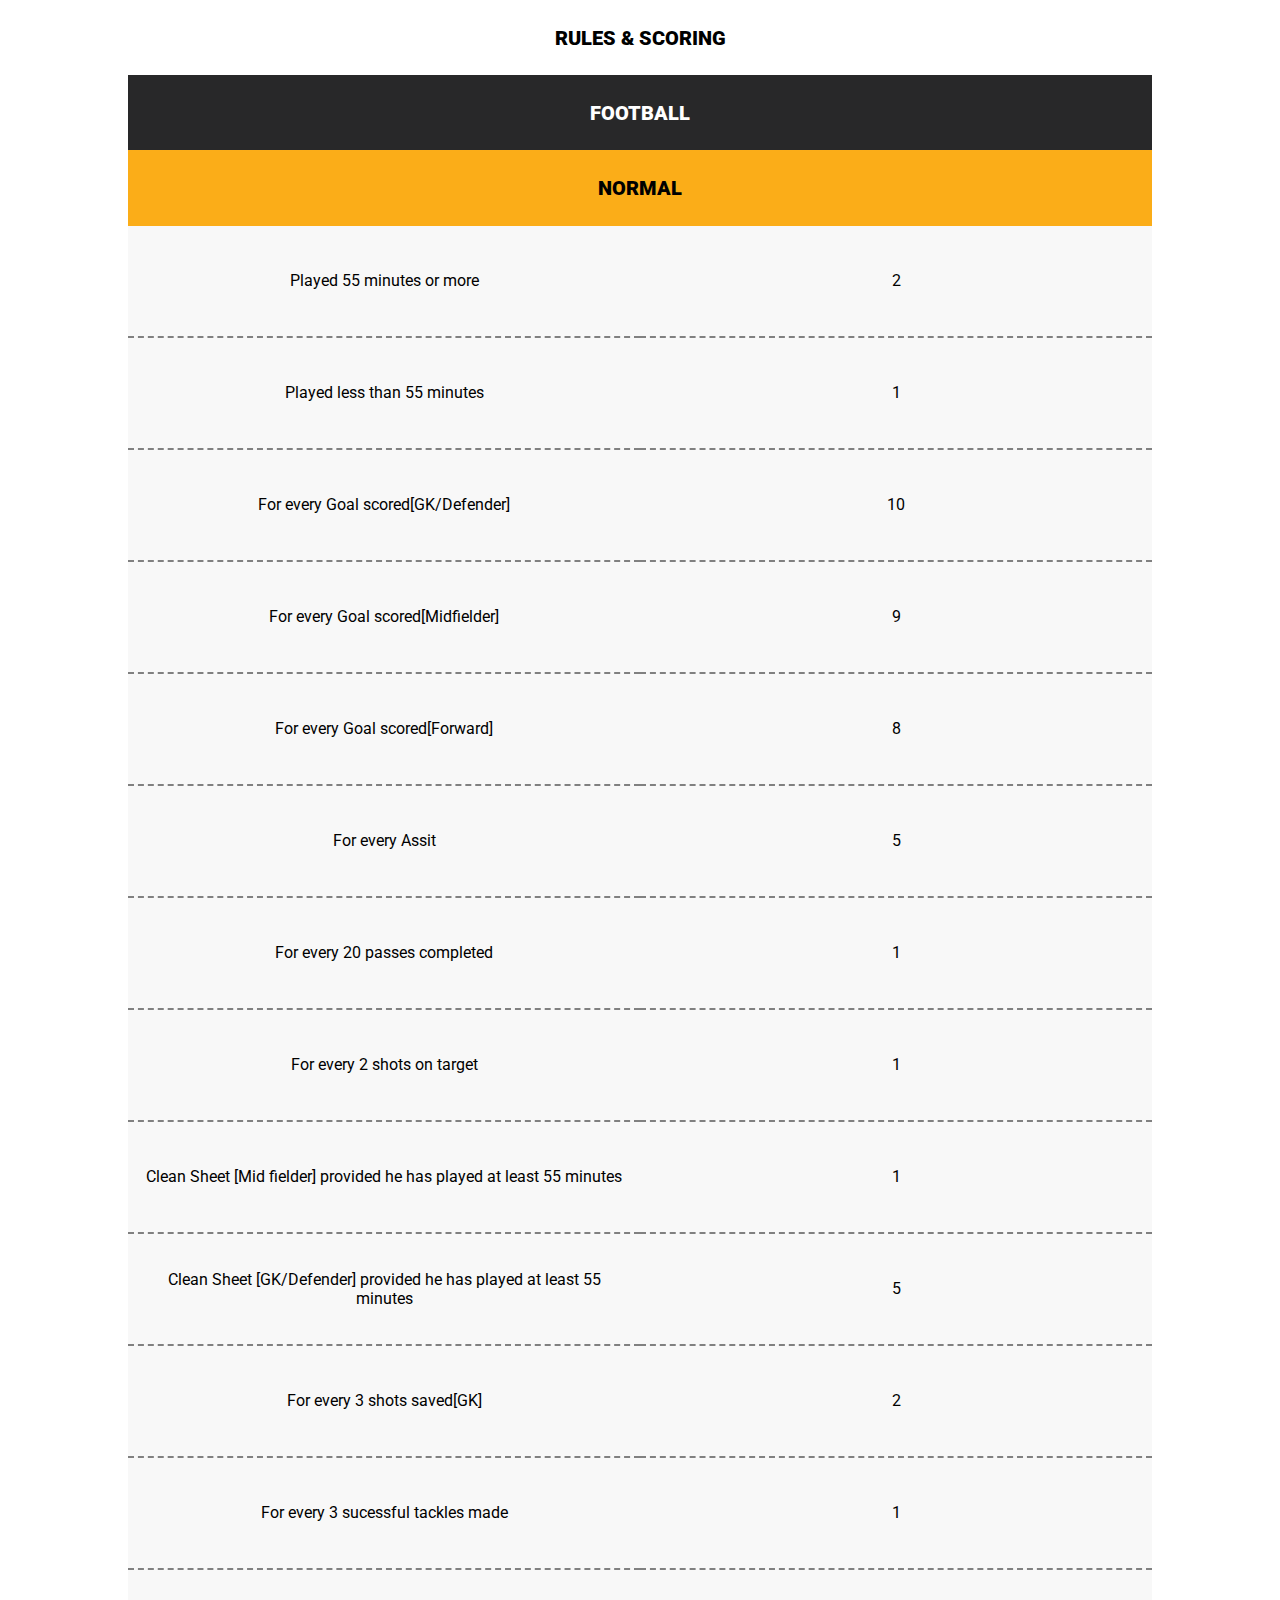
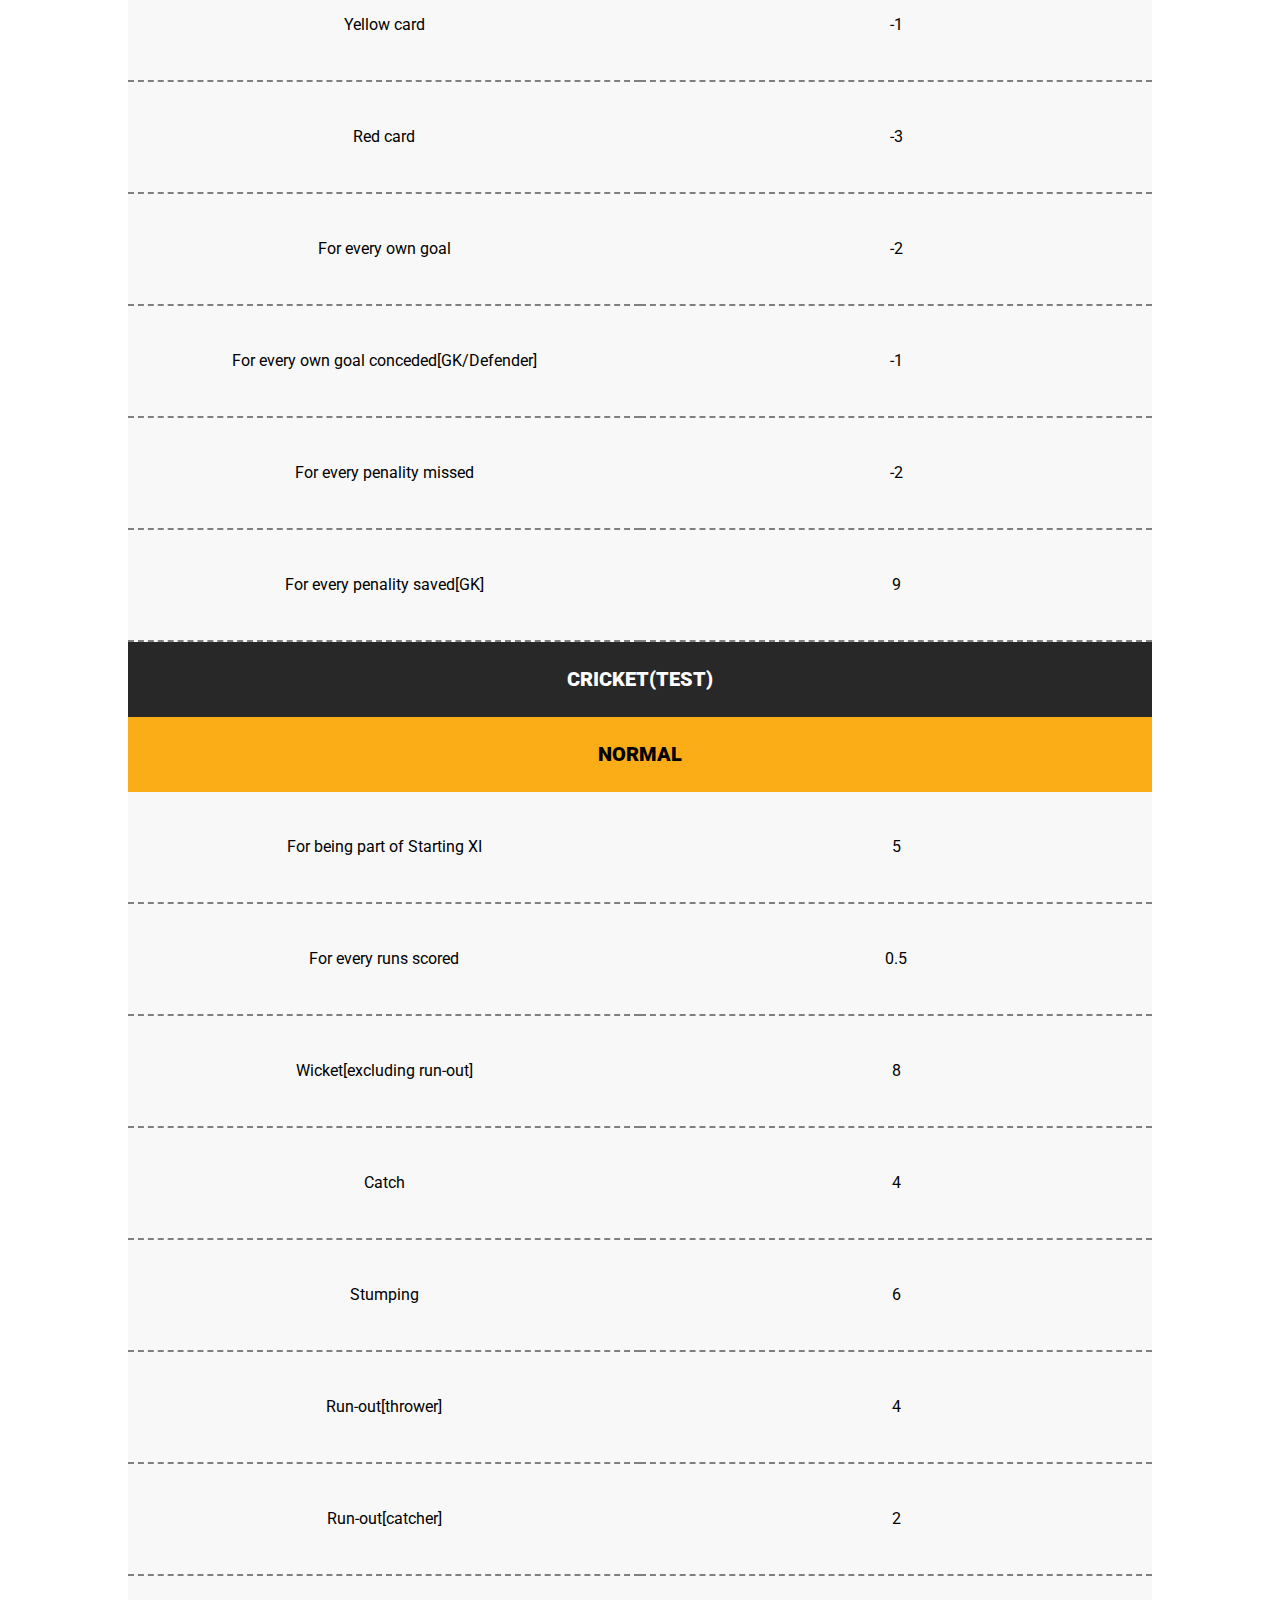
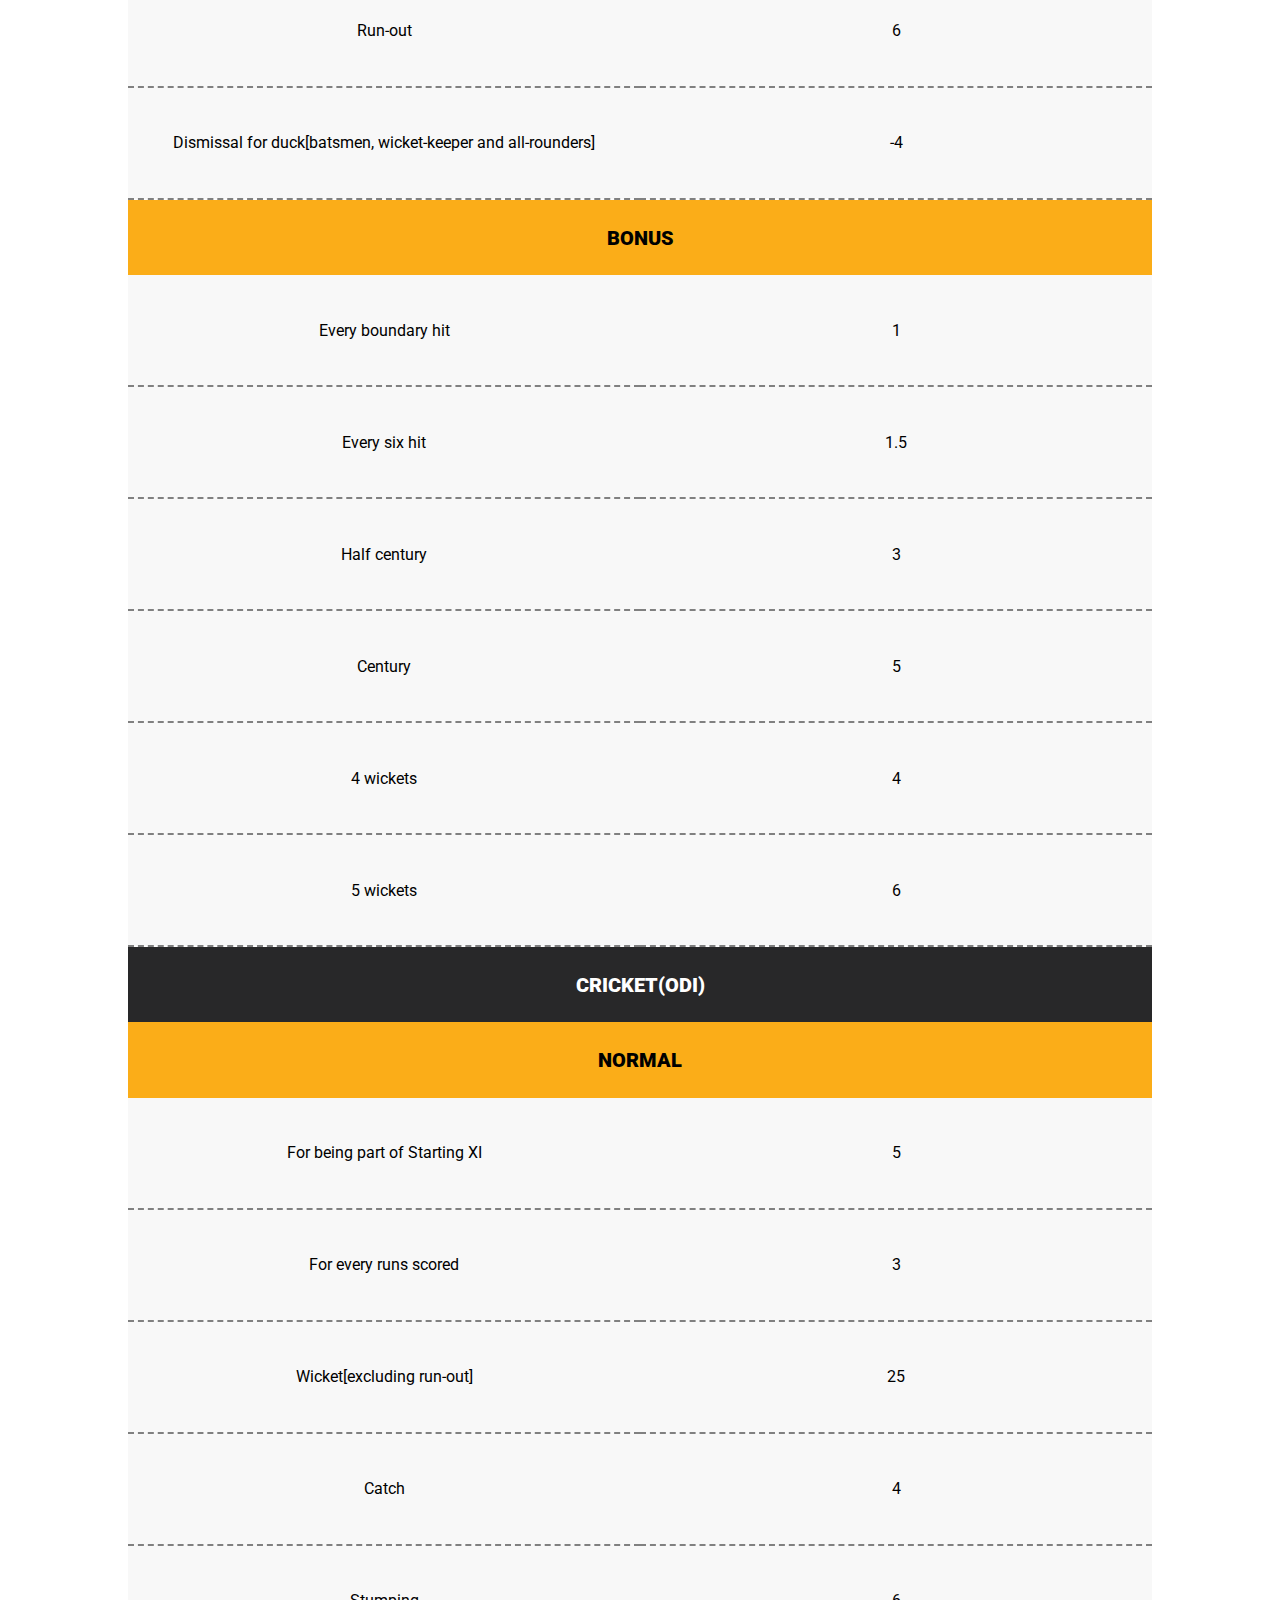
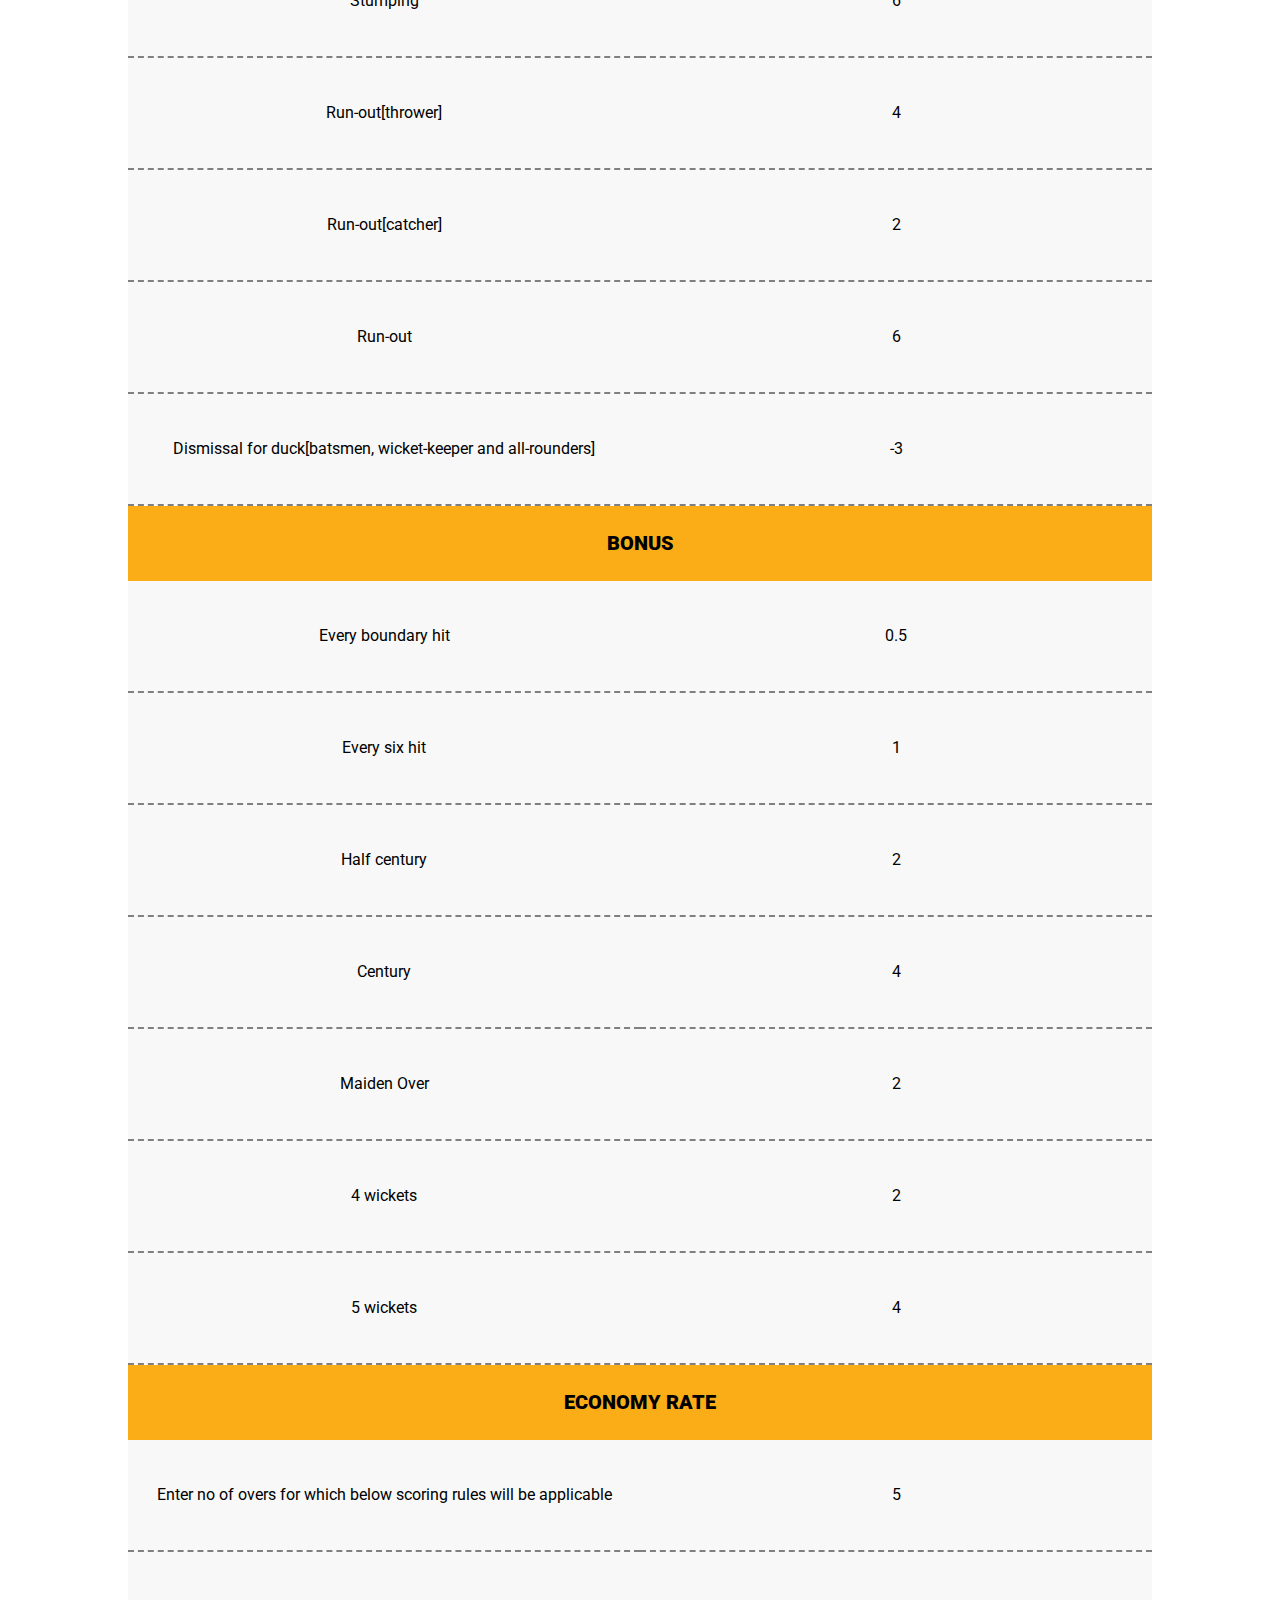
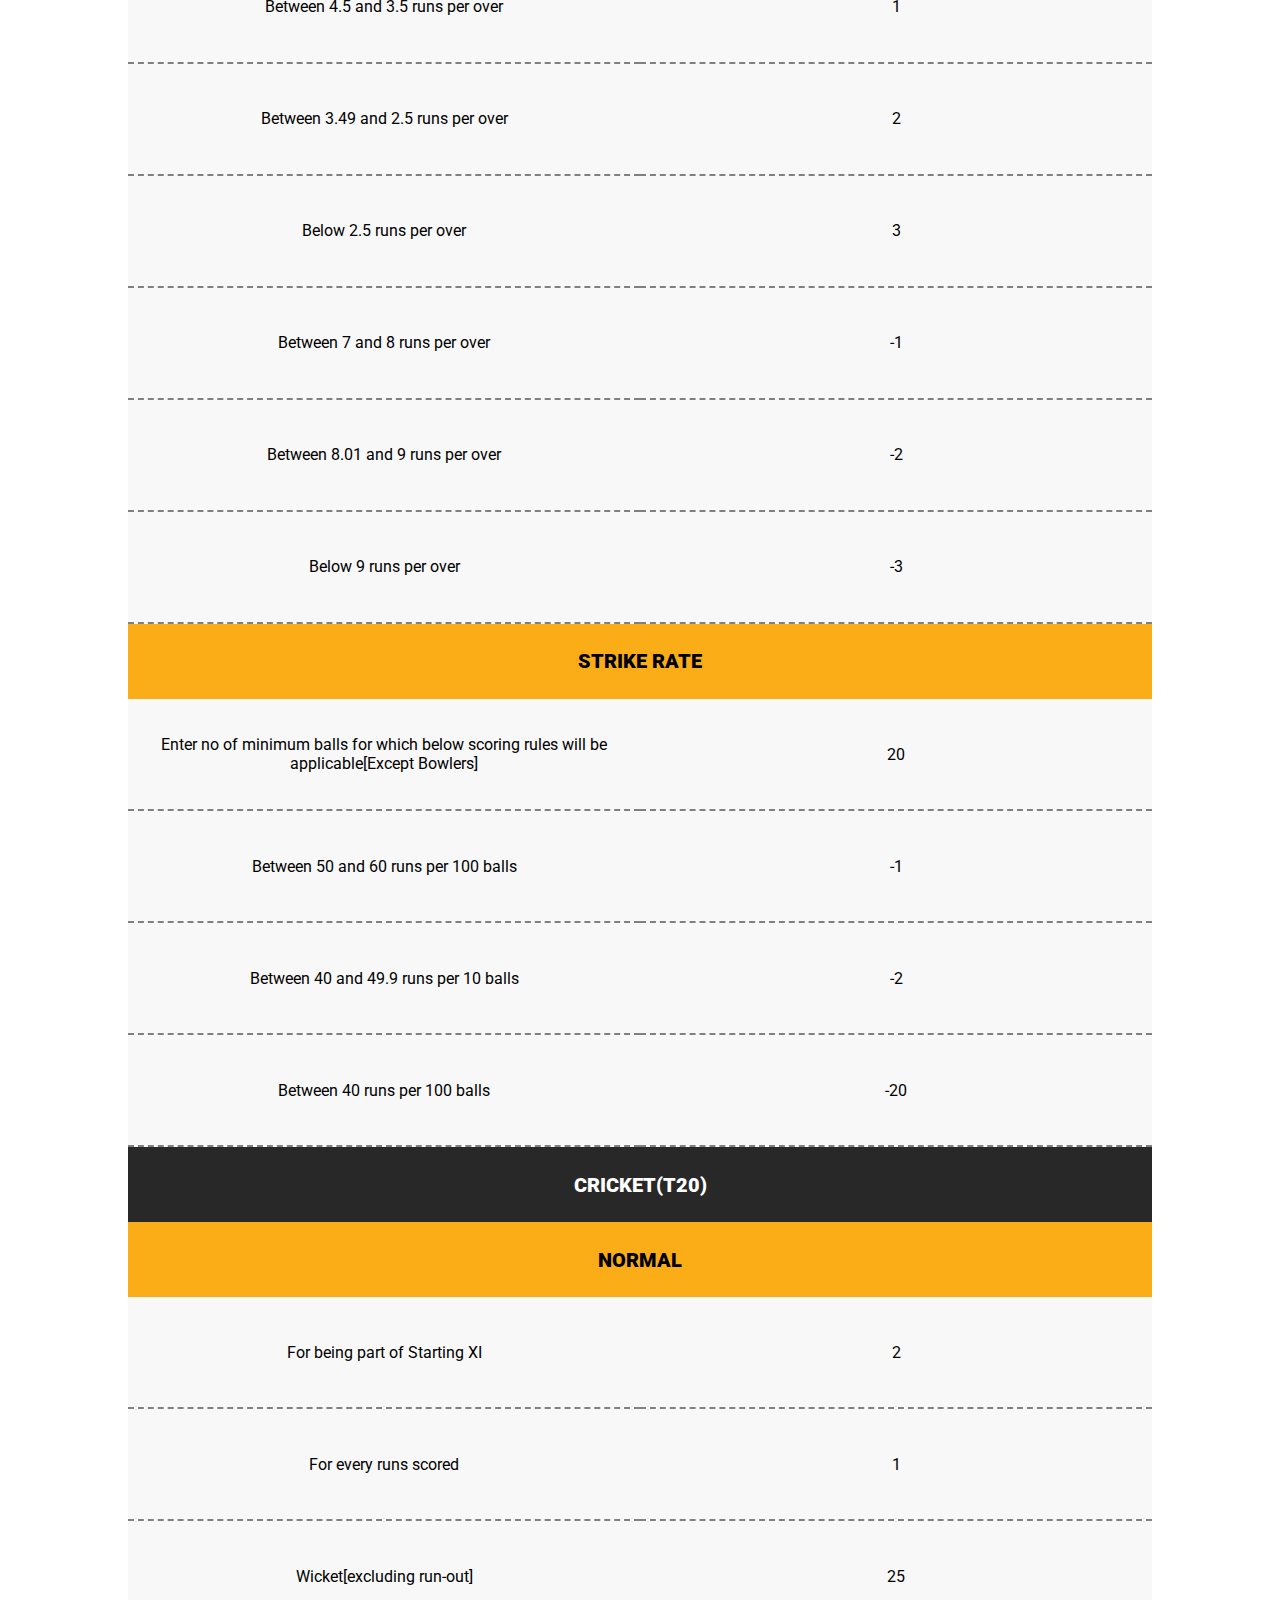
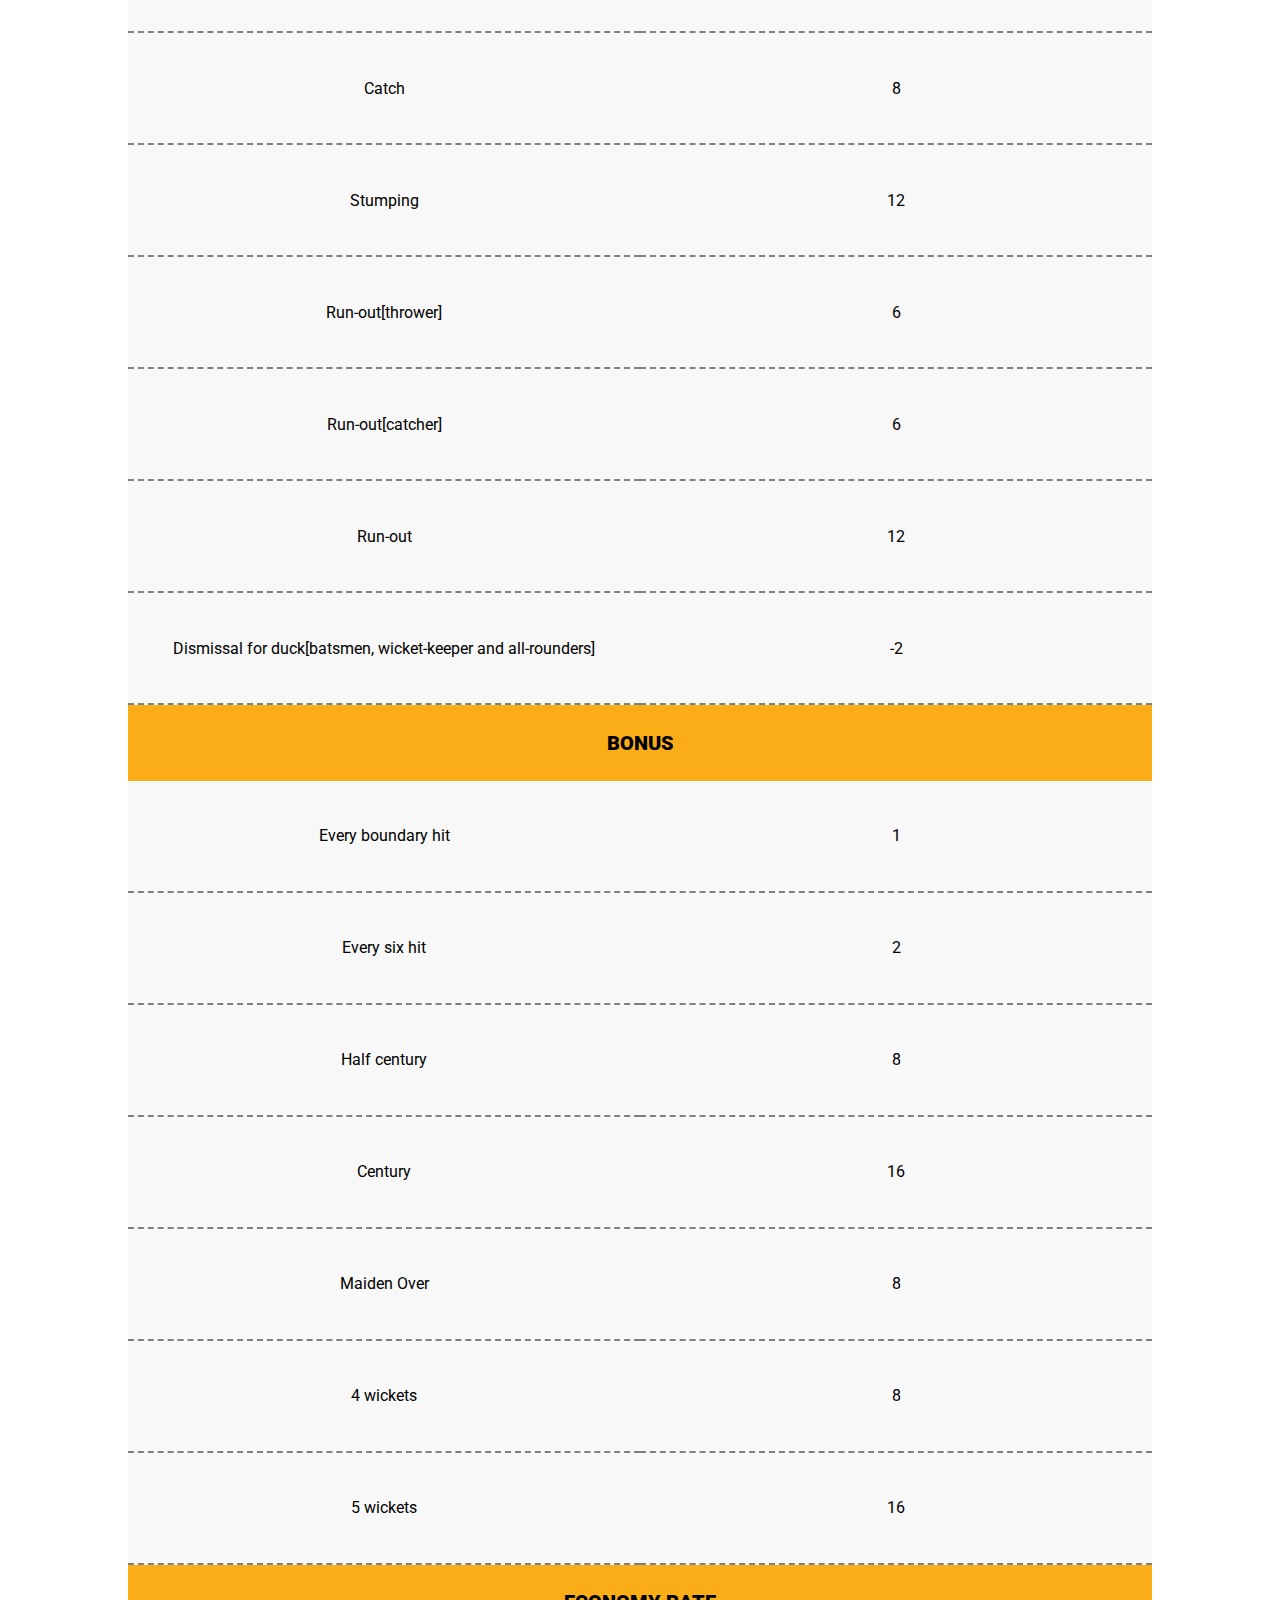
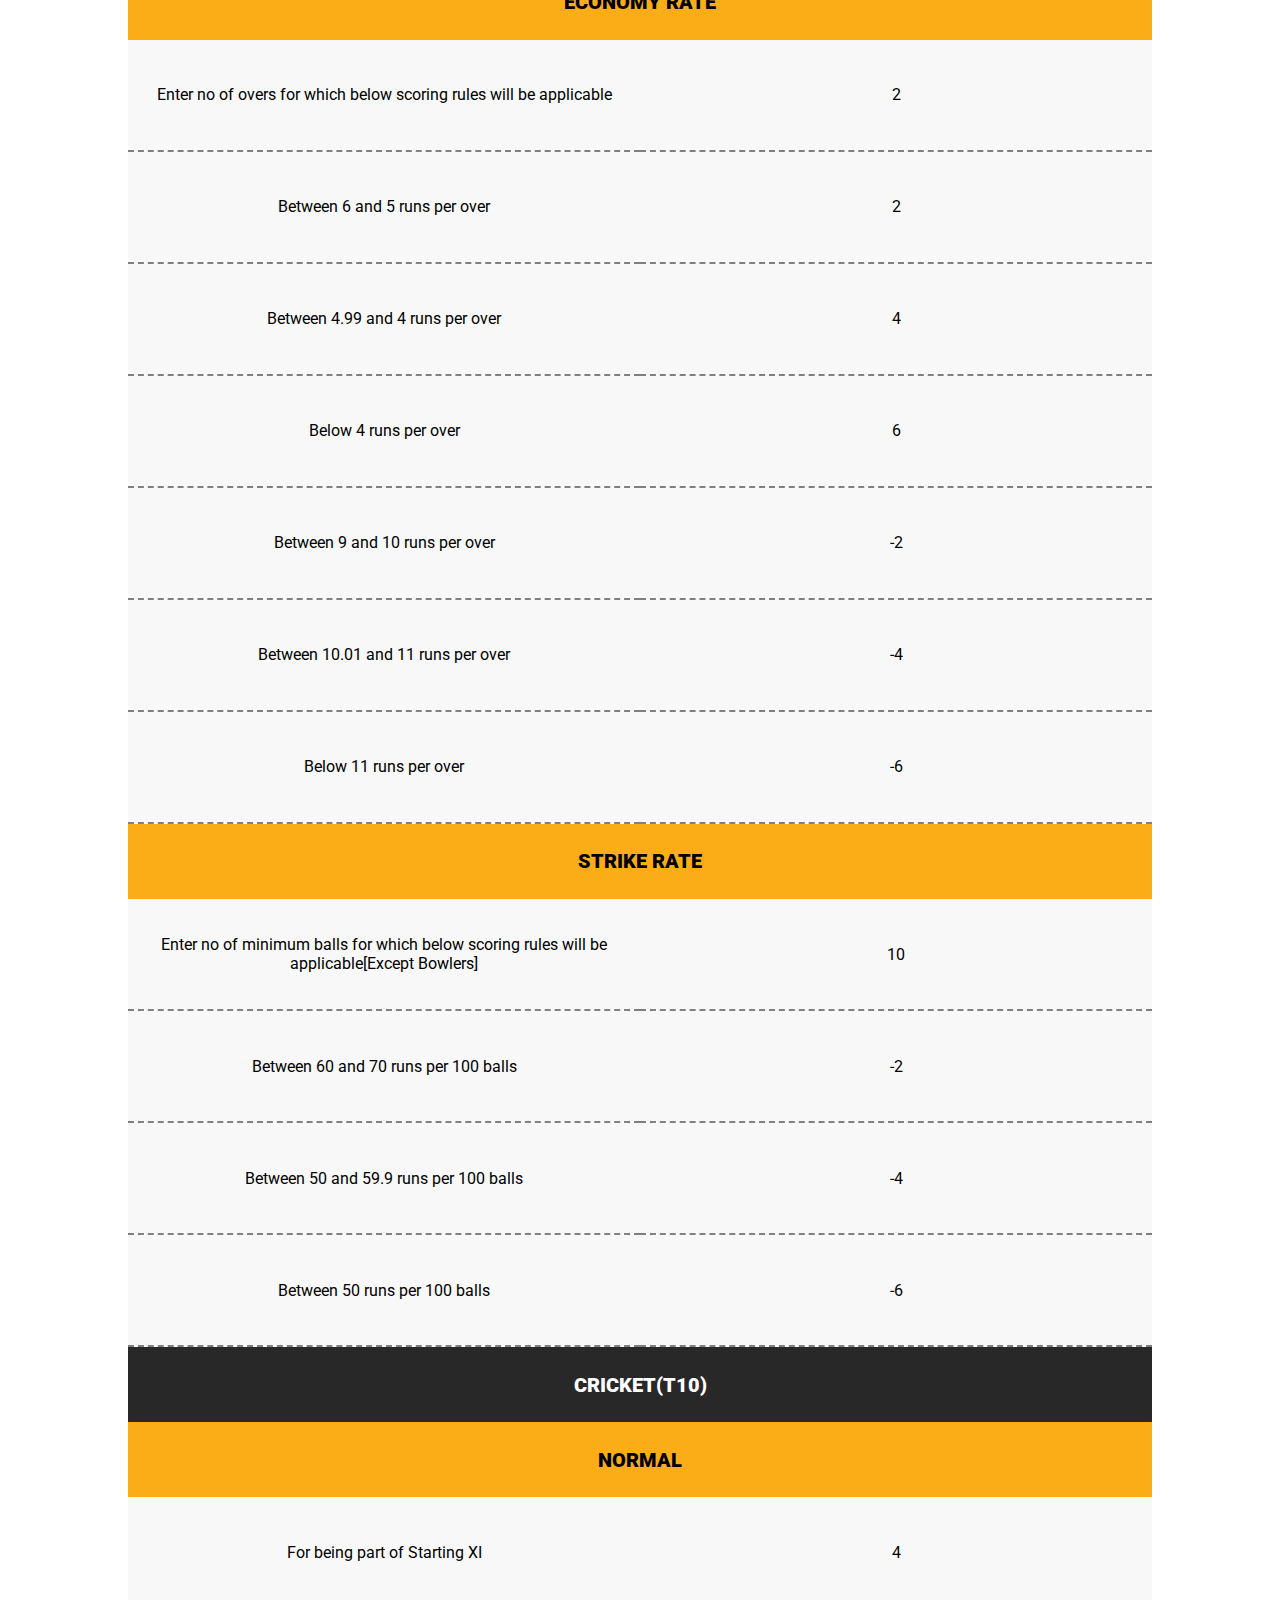
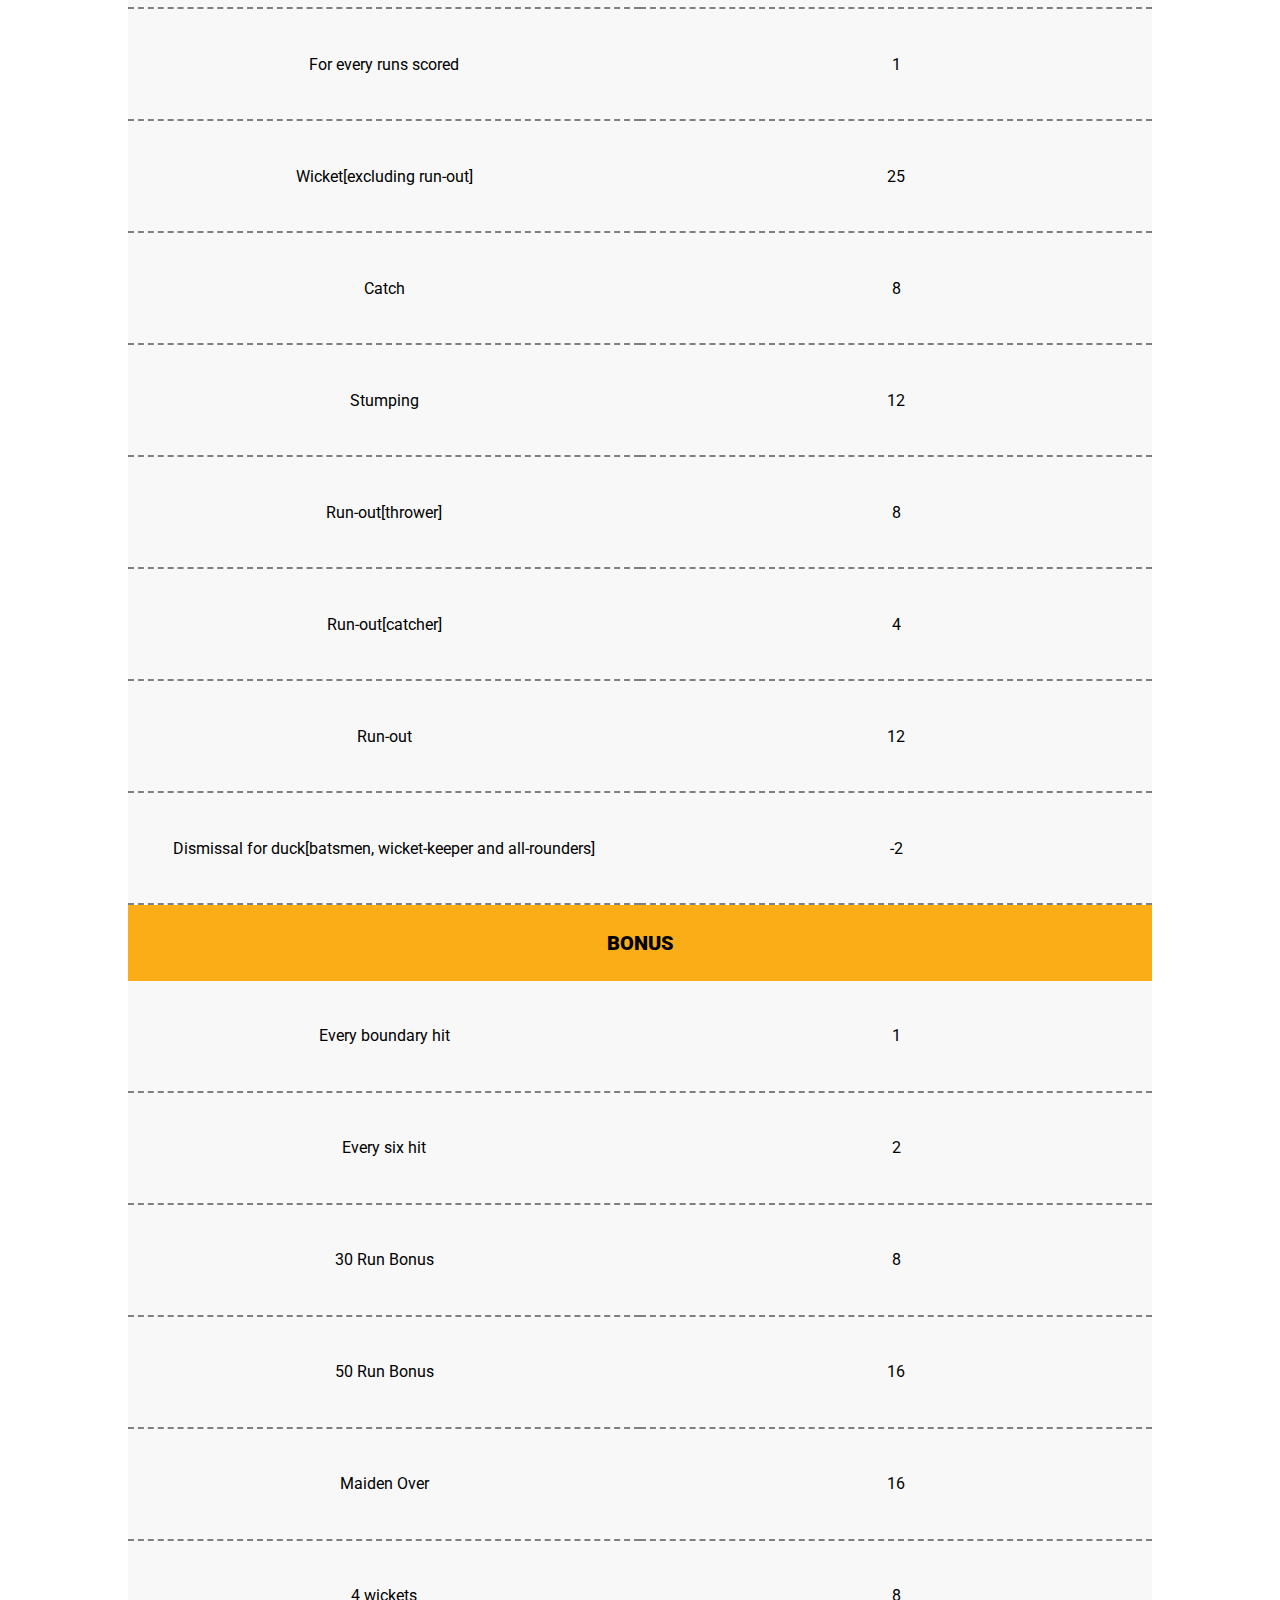
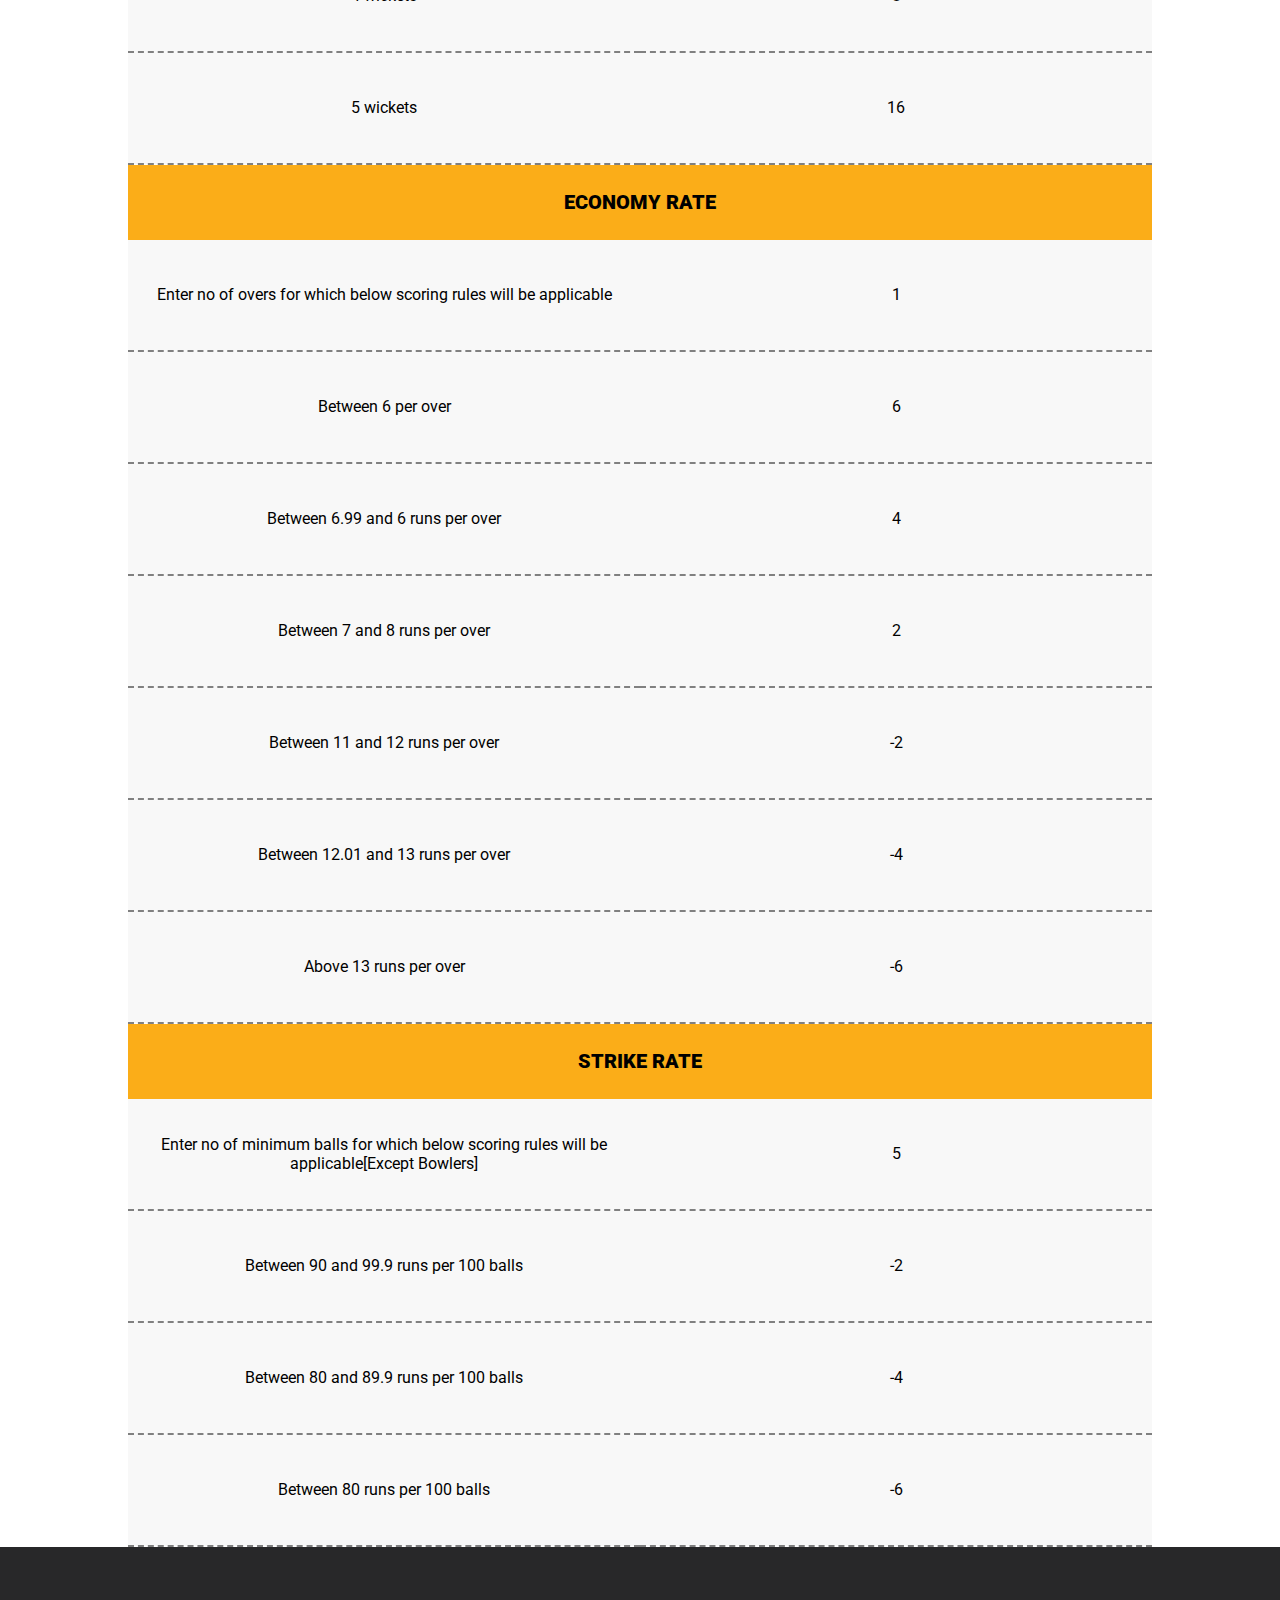
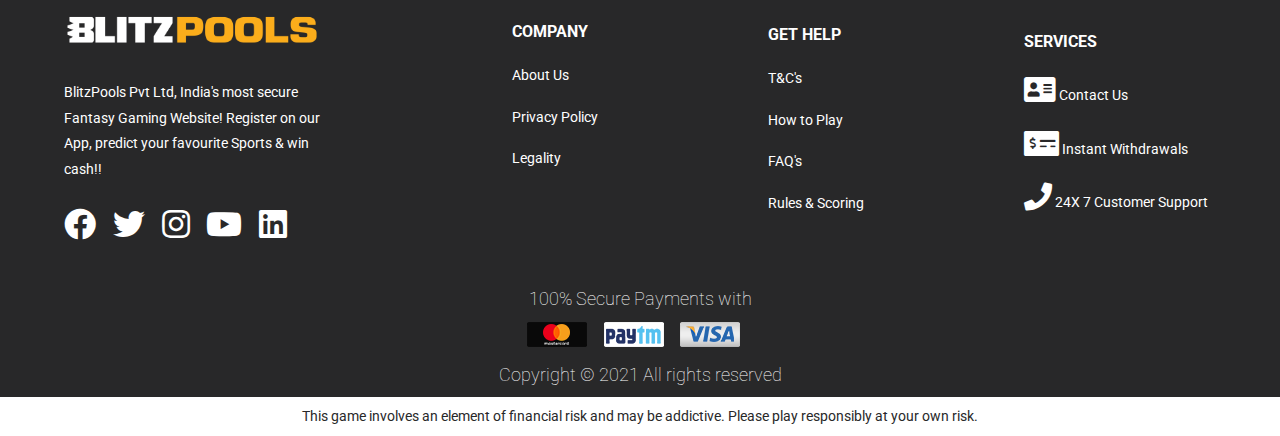
<file: rules.html>
<!DOCTYPE html>
<html lang="en">
<head>
    <meta charset="UTF-8">
    <meta http-equiv="X-UA-Compatible" content="IE=edge">
    <meta name="viewport" content="width=device-width, initial-scale=1.0">
    <link rel="stylesheet" href="style.css">
    <link rel="stylesheet" href="leaderboard.css">
    <link rel="shortcut icon" href="https://www.blitzpools.com/favicon-32x32.png" type="image/x-icon">
    <!-- <link rel="stylesheet" href="https://cdnjs.cloudflare.com/ajax/libs/font-awesome/5.12.0-2/css/all.min.css" integrity="sha256-46r060N2LrChLLb5zowXQ72/iKKNiw/lAmygmHExk/o=" crossorigin="anonymous" /> -->
    <link rel="stylesheet" href="https://cdnjs.cloudflare.com/ajax/libs/font-awesome/5.15.3/css/all.min.css"/>
    <!-- <link href="//netdna.bootstrapcdn.com/font-awesome/3.2.1/css/font-awesome.css" rel="stylesheet"> -->
    <title>RULES &</title>
</head>
<body>



      <!----start of back-img-->
   
    <!---end of back img-->

    <!---MAIN HEADING-->
   
    <div class="prize">
        <h1 >RULES & SCORING</h1>
        <h1 style="background-color: #282829;color: white;margin-left: 10vw;margin-right: 10vw;">FOOTBALL</h1>
        <h1 style="background-color: #fbad18;margin-left: 10vw;margin-right: 10vw;">NORMAL</h1>
    </div>
    <table>
        
        <thead>
          
        </thead>
        <tbody>
          <tr class="dash">
            <td style="text-align: center;" >
                Played 55 minutes or more
            </td>
            
            <td style="text-align: center;">2</td>
            
          </tr>
          <tr class="dash">
            <td scope="row" style="text-align: center;" >
                Played less than 55 minutes	
            </td>
            <td style="text-align: center;">1</td>
           
          </tr>
          <tr class="dash">
            <td scope="row" style="text-align: center;">
                For every Goal scored[GK/Defender]
            </td>
            <td style="text-align: center;">10</td>
           
          </tr>
          <tr class="dash">
            <td scope="row" style="text-align: center;" >For every Goal scored[Midfielder]</td>
            <td style="text-align: center;">9</td>
            
          </tr>
          <tr class="dash">
            <td scope="row" style="text-align: center;">For every Goal scored[Forward]</td>
            <td style="text-align: center;">8</td>
            
          </tr>
              <tr class="dash">
            <td scope="row" style="text-align: center;">For every Assit</td>
            <td style="text-align: center;">5</td>
            
          </tr>
              <tr class="dash">
            <td scope="row" style="text-align: center;">For every 20 passes completed</td>
            <td style="text-align: center;">1</td>
            
          </tr>
                <tr class="dash">
            <td scope="row" style="text-align: center;">For every 2 shots on target</td>
            <td style="text-align: center;">1</td>
            
          </tr>
                <tr class="dash">
            <td scope="row" style="text-align: center;">Clean Sheet [Mid fielder] provided he has played at least 55 minutes</td>
            <td style="text-align: center;">1</td>
            
          </tr>
                <tr class="dash">
            <td scope="row" style="text-align: center;">Clean Sheet [GK/Defender] provided he has played at least 55 minutes</td>
            <td style="text-align: center;">5</td>
            
          </tr>
                 <tr class="dash">
            <td scope="row" style="text-align: center;">For every 3 shots saved[GK]</td>
            <td style="text-align: center;">2</td>
            
          </tr>
                 <tr class="dash">
            <td scope="row" style="text-align: center;">For every 3 sucessful tackles made</td>
            <td style="text-align: center;">1</td>
            
          </tr>

          <tr class="dash">
            <td scope="row" style="text-align: center;">Yellow card</td>
            <td style="text-align: center;">-1</td>
            
          </tr>


          <tr class="dash">
            <td scope="row" style="text-align: center;">Red card</td>
            <td style="text-align: center;">-3</td>
            
          </tr>
          <tr class="dash">
            <td scope="row" style="text-align: center;">For every own goal</td>
            <td style="text-align: center;">-2</td>
            
          </tr>
          <tr class="dash">
            <td scope="row" style="text-align: center;">For every own goal conceded[GK/Defender]</td>
            <td style="text-align: center;">-1</td>
            
          </tr>
          <tr class="dash">
            <td scope="row" style="text-align: center;">For every penality missed</td>
            <td style="text-align: center;">-2</td>
            
          </tr>
          <tr class="dash">
            <td scope="row" style="text-align: center;">For every penality saved[GK]</td>
            <td style="text-align: center;">9</td>
            
          </tr>
            
        </tbody>
      </table>


      <div class="prize">
       
        <h1 style="background-color: #282829;color: white;margin-left: 10vw;margin-right: 10vw;">CRICKET(TEST)</h1>
        <h1 style="background-color: #fbad18;margin-left: 10vw;margin-right: 10vw;">NORMAL</h1>
    </div>
    <table>
        
        <thead>
          
        </thead>
        <tbody>
          <tr class="dash">
            <td style="text-align: center;">
                For being part of Starting XI
            </td>
            
            <td style="text-align: center;">5</td>
            
          </tr>
          <tr class="dash">
            <td scope="row" style="text-align: center;">
                For every runs scored	
            </td>
            <td style="text-align: center;">0.5</td>
           
          </tr>
          <tr class="dash">
            <td scope="row" style="text-align: center;">
                Wicket[excluding run-out]
            </td>
            <td style="text-align: center;">8</td>
           
          </tr>
          <tr class="dash">
            <td scope="row" style="text-align: center;" >Catch</td>
            <td style="text-align: center;">4</td>
            
          </tr>
          <tr class="dash">
            <td scope="row" style="text-align: center;">Stumping</td>
            <td style="text-align: center;">6</td>
            
          </tr>
              <tr class="dash">
            <td scope="row" style="text-align: center;">Run-out[thrower]</td>
            <td style="text-align: center;">4</td>
            
          </tr>
              <tr class="dash">
            <td scope="row" style="text-align: center;">Run-out[catcher]</td>
            <td style="text-align: center;">2</td>
            
          </tr>
                <tr class="dash">
            <td scope="row" style="text-align: center;">Run-out</td>
            <td style="text-align: center;">6</td>
            
          </tr>
                <tr class="dash">
            <td scope="row" style="text-align: center;">Dismissal for duck[batsmen, wicket-keeper and all-rounders]</td>
            <td style="text-align: center;">-4</td>
            
       
            
        </tbody>
      </table>


      <div class="prize">
       
        <!-- <h1 style="background-color: #282829;color: white;margin-left: 10vw;margin-right: 10vw;">CRICKET(TEST)</h1> -->
        <h1 style="background-color: #fbad18;margin-left: 10vw;margin-right: 10vw;">BONUS</h1>
    </div>
    <table>
        
        <thead>
          
        </thead>
        <tbody>
          <tr class="dash">
            <td style="text-align: center;">
                Every boundary hit
            </td>
            
            <td style="text-align: center;">1</td>
            
          </tr>
          <tr class="dash">
            <td scope="row" style="text-align: center;">
                Every six hit
            </td>
            <td style="text-align: center;">1.5</td>
           
          </tr>
          <tr class="dash">
            <td scope="row" style="text-align: center;">
                Half century
            </td>
            <td style="text-align: center;">3</td>
           
          </tr>
          <tr class="dash">
            <td scope="row" style="text-align: center;" >Century</td>
            <td style="text-align: center;">5</td>
            
          </tr>
          <tr class="dash">
            <td scope="row" style="text-align: center;">4 wickets</td>
            <td style="text-align: center;">4</td>
            
          </tr>
              <tr class="dash">
            <td scope="row" style="text-align: center;">5 wickets</td>
            <td style="text-align: center;">6</td>
            
          </tr>
         
            
       
            
        </tbody>
      </table>

      <div class="prize">
       
        <h1 style="background-color: #282829;color: white;margin-left: 10vw;margin-right: 10vw;">CRICKET(ODI)</h1>
        <h1 style="background-color: #fbad18;margin-left: 10vw;margin-right: 10vw;">NORMAL</h1>
    </div>
    <table>
        
        <thead>
          
        </thead>
        <tbody>
          <tr class="dash">
            <td style="text-align: center;">
                For being part of Starting XI
            </td>
            
            <td style="text-align: center;">5</td>
            
          </tr>
          <tr class="dash">
            <td scope="row" style="text-align: center;">
                For every runs scored	
            </td>
            <td style="text-align: center;">3</td>
           
          </tr>
          <tr class="dash">
            <td scope="row" style="text-align: center;">
                Wicket[excluding run-out]
            </td>
            <td style="text-align: center;">25</td>
           
          </tr>
          <tr class="dash">
            <td scope="row" style="text-align: center;" >Catch</td>
            <td style="text-align: center;">4</td>
            
          </tr>
          <tr class="dash">
            <td scope="row" style="text-align: center;">Stumping</td>
            <td style="text-align: center;">6</td>
            
          </tr>
              <tr class="dash">
            <td scope="row" style="text-align: center;">Run-out[thrower]</td>
            <td style="text-align: center;">4</td>
            
          </tr>
              <tr class="dash">
            <td scope="row" style="text-align: center;">Run-out[catcher]</td>
            <td style="text-align: center;">2</td>
            
          </tr>
                <tr class="dash">
            <td scope="row" style="text-align: center;">Run-out</td>
            <td style="text-align: center;">6</td>
            
          </tr>
                <tr class="dash">
            <td scope="row" style="text-align: center;">Dismissal for duck[batsmen, wicket-keeper and all-rounders]</td>
            <td style="text-align: center;">-3</td>
            
       
            
        </tbody>
      </table>
      <div class="prize">
       
        <!-- <h1 style="background-color: #282829;color: white;margin-left: 10vw;margin-right: 10vw;">CRICKET(TEST)</h1> -->
        <h1 style="background-color: #fbad18;margin-left: 10vw;margin-right: 10vw;">BONUS</h1>
    </div>
    <table>
        
        <thead>
          
        </thead>
        <tbody>
          <tr class="dash">
            <td style="text-align: center;">
                Every boundary hit
            </td>
            
            <td style="text-align: center;">0.5</td>
            
          </tr>
          <tr class="dash">
            <td scope="row" style="text-align: center;">
                Every six hit
            </td>
            <td style="text-align: center;">1</td>
           
          </tr>
          <tr class="dash">
            <td scope="row" style="text-align: center;">
                Half century
            </td>
            <td style="text-align: center;">2</td>
           
          </tr>
          <tr class="dash">
            <td scope="row" style="text-align: center;" >Century</td>
            <td style="text-align: center;">4</td>
            
          </tr>
          <tr class="dash">
            <td scope="row" style="text-align: center;">Maiden Over</td>
            <td style="text-align: center;">2</td>
            
          </tr>
          <tr class="dash">
            <td scope="row" style="text-align: center;">4 wickets</td>
            <td style="text-align: center;">2</td>
            
          </tr>
              <tr class="dash">
            <td scope="row" style="text-align: center;">5 wickets</td>
            <td style="text-align: center;">4</td>
            
          </tr>
         
            
       
            
        </tbody>
      </table>

      <div class="prize">
       
        <!-- <h1 style="background-color: #282829;color: white;margin-left: 10vw;margin-right: 10vw;">CRICKET(TEST)</h1> -->
        <h1 style="background-color: #fbad18;margin-left: 10vw;margin-right: 10vw;">ECONOMY RATE</h1>
    </div>
    <table>
        
        <thead>
          
        </thead>
        <tbody>
          <tr class="dash">
            <td style="text-align: center;">
                Enter no of overs for which below scoring rules will be applicable
            </td>
            
            <td style="text-align: center;">5</td>
            
          </tr>
          <tr class="dash">
            <td scope="row" style="text-align: center;">
                Between 4.5 and 3.5 runs per over
            </td>
            <td style="text-align: center;">1</td>
           
          </tr>
          <tr class="dash">
            <td scope="row" style="text-align: center;">
                Between 3.49 and 2.5 runs per over
            </td>
            <td style="text-align: center;">2</td>
           
          </tr>
          <tr class="dash">
            <td scope="row" style="text-align: center;" >Below 2.5 runs per over</td>
            <td style="text-align: center;">3</td>
            
          </tr>
          <tr class="dash">
            <td scope="row" style="text-align: center;">Between 7 and 8 runs per over</td>
            <td style="text-align: center;">-1</td>
            
          </tr>
          <tr class="dash">
            <td scope="row" style="text-align: center;">Between 8.01 and 9 runs per over</td>
            <td style="text-align: center;">-2</td>
            
          </tr>
              <tr class="dash">
            <td scope="row" style="text-align: center;">Below 9 runs per over</td>
            <td style="text-align: center;">-3</td>
            
          </tr>
         
            
       
            
        </tbody>
      </table>

      <div class="prize">
       
        <!-- <h1 style="background-color: #282829;color: white;margin-left: 10vw;margin-right: 10vw;">CRICKET(TEST)</h1> -->
        <h1 style="background-color: #fbad18;margin-left: 10vw;margin-right: 10vw;">STRIKE RATE</h1>
    </div>
    <table>
        
        <thead>
          
        </thead>
        <tbody>
          <tr class="dash">
            <td style="text-align: center;">
                Enter no of minimum balls for which below scoring rules will be applicable[Except Bowlers]
            </td>
            
            <td style="text-align: center;">20</td>
            
          </tr>
          <tr class="dash">
            <td scope="row" style="text-align: center;">
                Between 50 and 60 runs per 100 balls
            </td>
            <td style="text-align: center;">-1</td>
           
          </tr>
          <tr class="dash">
            <td scope="row" style="text-align: center;">
                Between 40 and 49.9 runs per 10 balls
            </td>
            <td style="text-align: center;">-2</td>
           
          </tr>
          <tr class="dash">
            <td scope="row" style="text-align: center;" >Between 40 runs per 100 balls</td>
            <td style="text-align: center;">-20</td>
            
          </tr>
            
        </tbody>
      </table>






      <div class="prize">
       
        <h1 style="background-color: #282829;color: white;margin-left: 10vw;margin-right: 10vw;">CRICKET(T20)</h1>
        <h1 style="background-color: #fbad18;margin-left: 10vw;margin-right: 10vw;">NORMAL</h1>
    </div>
    <table>
        
        <thead>
          
        </thead>
        <tbody>
          <tr class="dash">
            <td style="text-align: center;">
                For being part of Starting XI
            </td>
            
            <td style="text-align: center;">2</td>
            
          </tr>
          <tr class="dash">
            <td scope="row" style="text-align: center;">
                For every runs scored	
            </td>
            <td style="text-align: center;">1</td>
           
          </tr>
          <tr class="dash">
            <td scope="row" style="text-align: center;">
                Wicket[excluding run-out]
            </td>
            <td style="text-align: center;">25</td>
           
          </tr>
          <tr class="dash">
            <td scope="row" style="text-align: center;" >Catch</td>
            <td style="text-align: center;">8</td>
            
          </tr>
          <tr class="dash">
            <td scope="row" style="text-align: center;">Stumping</td>
            <td style="text-align: center;">12</td>
            
          </tr>
              <tr class="dash">
            <td scope="row" style="text-align: center;">Run-out[thrower]</td>
            <td style="text-align: center;">6</td>
            
          </tr>
              <tr class="dash">
            <td scope="row" style="text-align: center;">Run-out[catcher]</td>
            <td style="text-align: center;">6</td>
            
          </tr>
                <tr class="dash">
            <td scope="row" style="text-align: center;">Run-out</td>
            <td style="text-align: center;">12</td>
            
          </tr>
                <tr class="dash">
            <td scope="row" style="text-align: center;">Dismissal for duck[batsmen, wicket-keeper and all-rounders]</td>
            <td style="text-align: center;">-2</td>
            
       
            
        </tbody>
      </table>
      <div class="prize">
       
        <!-- <h1 style="background-color: #282829;color: white;margin-left: 10vw;margin-right: 10vw;">CRICKET(TEST)</h1> -->
        <h1 style="background-color: #fbad18;margin-left: 10vw;margin-right: 10vw;">BONUS</h1>
    </div>
    <table>
        
        <thead>
          
        </thead>
        <tbody>
          <tr class="dash">
            <td style="text-align: center;">
                Every boundary hit
            </td>
            
            <td style="text-align: center;">1</td>
            
          </tr>
          <tr class="dash">
            <td scope="row" style="text-align: center;">
                Every six hit
            </td>
            <td style="text-align: center;">2</td>
           
          </tr>
          <tr class="dash">
            <td scope="row" style="text-align: center;">
                Half century
            </td>
            <td style="text-align: center;">8</td>
           
          </tr>
          <tr class="dash">
            <td scope="row" style="text-align: center;" >Century</td>
            <td style="text-align: center;">16</td>
            
          </tr>
          <tr class="dash">
            <td scope="row" style="text-align: center;">Maiden Over</td>
            <td style="text-align: center;">8</td>
            
          </tr>
          <tr class="dash">
            <td scope="row" style="text-align: center;">4 wickets</td>
            <td style="text-align: center;">8</td>
            
          </tr>
              <tr class="dash">
            <td scope="row" style="text-align: center;">5 wickets</td>
            <td style="text-align: center;">16</td>
            
          </tr>
         
            
       
            
        </tbody>
      </table>

      <div class="prize">
       
        <!-- <h1 style="background-color: #282829;color: white;margin-left: 10vw;margin-right: 10vw;">CRICKET(TEST)</h1> -->
        <h1 style="background-color: #fbad18;margin-left: 10vw;margin-right: 10vw;">ECONOMY RATE</h1>
    </div>
    <table>
        
        <thead>
          
        </thead>
        <tbody>
          <tr class="dash">
            <td style="text-align: center;">
                Enter no of overs for which below scoring rules will be applicable
            </td>
            
            <td style="text-align: center;">2</td>
            
          </tr>
          <tr class="dash">
            <td scope="row" style="text-align: center;">
                Between 6 and 5 runs per over
            </td>
            <td style="text-align: center;">2</td>
           
          </tr>
          <tr class="dash">
            <td scope="row" style="text-align: center;">
                Between 4.99 and 4 runs per over
            </td>
            <td style="text-align: center;">4</td>
           
          </tr>
          <tr class="dash">
            <td scope="row" style="text-align: center;" >Below 4 runs per over</td>
            <td style="text-align: center;">6</td>
            
          </tr>
          <tr class="dash">
            <td scope="row" style="text-align: center;">Between 9 and 10 runs per over</td>
            <td style="text-align: center;">-2</td>
            
          </tr>
          <tr class="dash">
            <td scope="row" style="text-align: center;">Between 10.01 and 11 runs per over</td>
            <td style="text-align: center;">-4</td>
            
          </tr>
              <tr class="dash">
            <td scope="row" style="text-align: center;">Below 11 runs per over</td>
            <td style="text-align: center;">-6</td>
            
          </tr>
         
            
       
            
        </tbody>
      </table>

      <div class="prize">
       
        <!-- <h1 style="background-color: #282829;color: white;margin-left: 10vw;margin-right: 10vw;">CRICKET(TEST)</h1> -->
        <h1 style="background-color: #fbad18;margin-left: 10vw;margin-right: 10vw;">STRIKE RATE</h1>
    </div>
    <table>
        
        <thead>
          
        </thead>
        <tbody>
          <tr class="dash">
            <td style="text-align: center;">
                Enter no of minimum balls for which below scoring rules will be applicable[Except Bowlers]
            </td>
            
            <td style="text-align: center;">10</td>
            
          </tr>
          <tr class="dash">
            <td scope="row" style="text-align: center;">
                Between 60 and 70 runs per 100 balls
            </td>
            <td style="text-align: center;">-2</td>
           
          </tr>
          <tr class="dash">
            <td scope="row" style="text-align: center;">
                Between 50 and 59.9 runs per 100 balls
            </td>
            <td style="text-align: center;">-4</td>
           
          </tr>
          <tr class="dash">
            <td scope="row" style="text-align: center;" >Between 50 runs per 100 balls</td>
            <td style="text-align: center;">-6</td>
            
          </tr>
            
        </tbody>
      </table>




      <div class="prize">
       
        <h1 style="background-color: #282829;color: white;margin-left: 10vw;margin-right: 10vw;">CRICKET(T10)</h1>
        <h1 style="background-color: #fbad18;margin-left: 10vw;margin-right: 10vw;">NORMAL</h1>
    </div>
    <table>
        
        <thead>
          
        </thead>
        <tbody>
          <tr class="dash">
            <td style="text-align: center;">
                For being part of Starting XI
            </td>
            
            <td style="text-align: center;">4</td>
            
          </tr>
          <tr class="dash">
            <td scope="row" style="text-align: center;">
                For every runs scored	
            </td>
            <td style="text-align: center;">1</td>
           
          </tr>
          <tr class="dash">
            <td scope="row" style="text-align: center;">
                Wicket[excluding run-out]
            </td>
            <td style="text-align: center;">25</td>
           
          </tr>
          <tr class="dash">
            <td scope="row" style="text-align: center;" >Catch</td>
            <td style="text-align: center;">8</td>
            
          </tr>
          <tr class="dash">
            <td scope="row" style="text-align: center;">Stumping</td>
            <td style="text-align: center;">12</td>
            
          </tr>
              <tr class="dash">
            <td scope="row" style="text-align: center;">Run-out[thrower]</td>
            <td style="text-align: center;">8</td>
            
          </tr>
              <tr class="dash">
            <td scope="row" style="text-align: center;">Run-out[catcher]</td>
            <td style="text-align: center;">4</td>
            
          </tr>
                <tr class="dash">
            <td scope="row" style="text-align: center;">Run-out</td>
            <td style="text-align: center;">12</td>
            
          </tr>
                <tr class="dash">
            <td scope="row" style="text-align: center;">Dismissal for duck[batsmen, wicket-keeper and all-rounders]</td>
            <td style="text-align: center;">-2</td>
            
       
            
        </tbody>
      </table>
      <div class="prize">
       
        <!-- <h1 style="background-color: #282829;color: white;margin-left: 10vw;margin-right: 10vw;">CRICKET(TEST)</h1> -->
        <h1 style="background-color: #fbad18;margin-left: 10vw;margin-right: 10vw;">BONUS</h1>
    </div>
    <table>
        
        <thead>
          
        </thead>
        <tbody>
          <tr class="dash">
            <td style="text-align: center;">
                Every boundary hit
            </td>
            
            <td style="text-align: center;">1</td>
            
          </tr>
          <tr class="dash">
            <td scope="row" style="text-align: center;">
                Every six hit
            </td>
            <td style="text-align: center;">2</td>
           
          </tr>
          <tr class="dash">
            <td scope="row" style="text-align: center;">
                30 Run Bonus
            </td>
            <td style="text-align: center;">8</td>
           
          </tr>
          <tr class="dash">
            <td scope="row" style="text-align: center;" >50 Run Bonus</td>
            <td style="text-align: center;">16</td>
            
          </tr>
          <tr class="dash">
            <td scope="row" style="text-align: center;">Maiden Over</td>
            <td style="text-align: center;">16</td>
            
          </tr>
          <tr class="dash">
            <td scope="row" style="text-align: center;">4 wickets</td>
            <td style="text-align: center;">8</td>
            
          </tr>
              <tr class="dash">
            <td scope="row" style="text-align: center;">5 wickets</td>
            <td style="text-align: center;">16</td>
            
          </tr>
         
            
       
            
        </tbody>
      </table>

      <div class="prize">
       
        <!-- <h1 style="background-color: #282829;color: white;margin-left: 10vw;margin-right: 10vw;">CRICKET(TEST)</h1> -->
        <h1 style="background-color: #fbad18;margin-left: 10vw;margin-right: 10vw;">ECONOMY RATE</h1>
    </div>
    <table>
        
        <thead>
          
        </thead>
        <tbody>
          <tr class="dash">
            <td style="text-align: center;">
                Enter no of overs for which below scoring rules will be applicable
            </td>
            
            <td style="text-align: center;">1</td>
            
          </tr>
          <tr class="dash">
            <td scope="row" style="text-align: center;">
                Between 6 per over
            </td>
            <td style="text-align: center;">6</td>
           
          </tr>
          <tr class="dash">
            <td scope="row" style="text-align: center;">
                Between 6.99 and 6 runs per over
            </td>
            <td style="text-align: center;">4</td>
           
          </tr>
          <tr class="dash">
            <td scope="row" style="text-align: center;" >Between 7 and 8 runs per over</td>
            <td style="text-align: center;">2</td>
            
          </tr>
          <tr class="dash">
            <td scope="row" style="text-align: center;">Between 11 and 12 runs per over</td>
            <td style="text-align: center;">-2</td>
            
          </tr>
          <tr class="dash">
            <td scope="row" style="text-align: center;">Between 12.01 and 13 runs per over</td>
            <td style="text-align: center;">-4</td>
            
          </tr>
              <tr class="dash">
            <td scope="row" style="text-align: center;">Above 13 runs per over</td>
            <td style="text-align: center;">-6</td>
            
          </tr>
         
            
       
            
        </tbody>
      </table>

      <div class="prize">
       
        <!-- <h1 style="background-color: #282829;color: white;margin-left: 10vw;margin-right: 10vw;">CRICKET(TEST)</h1> -->
        <h1 style="background-color: #fbad18;margin-left: 10vw;margin-right: 10vw;">STRIKE RATE</h1>
    </div>
    <table>
        
        <thead>
          
        </thead>
        <tbody>
          <tr class="dash">
            <td style="text-align: center;">
                Enter no of minimum balls for which below scoring rules will be applicable[Except Bowlers]
            </td>
            
            <td style="text-align: center;">5</td>
            
          </tr>
          <tr class="dash">
            <td scope="row" style="text-align: center;">
                Between 90 and 99.9 runs per 100 balls
            </td>
            <td style="text-align: center;">-2</td>
           
          </tr>
          <tr class="dash">
            <td scope="row" style="text-align: center;">
                Between 80 and 89.9 runs per 100 balls
            </td>
            <td style="text-align: center;">-4</td>
           
          </tr>
          <tr class="dash">
            <td scope="row" style="text-align: center;" >Between 80 runs per 100 balls</td>
            <td style="text-align: center;">-6</td>
            
          </tr>
            
        </tbody>
      </table>
      <!---end of faq-->

      <!---start of footer-->
  <div id="footer">
    <div class="logo-image">
      <img src="Image/Logo_370x57 (1).png" alt="" srcset="">
    </div>
    <div class="blitz-info">
      <p>BlitzPools Pvt Ltd, India's most secure Fantasy Gaming Website! Register on our App, predict your favourite Sports & win cash!!</p>
    </div>
    <div class="media">
      <a class="fb" href="https://www.facebook.com/Blitzpools" target="_blank"><i class="fab fa-facebook fa-2x"></i></a>
                              <a href="https://twitter.com/blitzpoolsindia?lang=en" target="_blank"><i class="fab fa-twitter fa-2x"></i></a>
                              <a href="https://www.instagram.com/blitzpoolsofficial/?hl=en" target="_blank"><i class="fab fa-instagram fa-2x"></i></a>
                              <a href="https://www.youtube.com/c/Blitzpools" target="_blank"><i class="fab fa-youtube fa-2x"></i></a>
                              <a href="https://www.linkedin.com/company/blitzpools/mycompany/" target="_blank"><i class="fab fa-linkedin fa-2x"></i></a>
         
    </div>
    <div class="data1">
      <h3>COMPANY</h3>
      <ol>
        <li> <a href="aboutUs.html" style="text-decoration: none;color: white;" target="_blank">About Us</a> </li>
        <li><a href="privacy.html" style="text-decoration: none;color: white;" target="_blank">Privacy Policy</a></li>
        <li> <a href="legal.html" style="text-decoration: none;color: white;" target="_blank"> Legality</a></li>
      </ol>
    </div>
    <div class="data2">
      <ol>
        <h3>GET HELP</h3>
        <li><a href="t&c.html" style="text-decoration: none;color: white;" target="_blank">T&C's</a></li>
        <li> <a href="index.html" style="text-decoration: none;color: white;">How to Play</a></li>
        <li> <a href="faq.html" style="text-decoration: none;color: white;">FAQ's</a> </li>
        <li> Rules & Scoring</li>
      </ol>
    </div>
    <div class="data3">
      <ol>
        <h3>SERVICES</h3>
        <li><i class="fas fa-address-card fa-2x"></i>  Contact Us</li>
        <li><i class="fas fa-money-check-alt fa-2x"></i>  Instant Withdrawals</li>
        <li><i class="fas fa-phone fa-2x"></i>  24X 7 Customer Support</li>
      </ol>
    </div>
    <!-- <div class="horizontal-line"></div> -->
 
    <div class="payment-info">
      <h5>100% Secure Payments with</h5>
      <div class="payment">
        <img src="/Image/Mastercard.png" alt="" srcset="">
        <img src="/Image/Paytm.png" alt="" srcset="">
        <img src="/Image/Visa.png" alt="" srcset="">
      </div>
    </div>

    <!-- <div class="horizontal-line1"></div> -->


    <div class="terms">
      <h5>Copyright © 2021 All rights reserved</h5>
      
    </div>
    <div class="cc">
      <p>This game involves an element of financial risk and may be addictive. Please play responsibly at your own risk.</p>
      
    </div>
  
  </div>
  
 
  <!---end of footer-->
  <script src="https://cdnjs.cloudflare.com/ajax/libs/jquery/3.4.1/jquery.min.js"></script>
  
  <script src="app.js"></script>
</body>
</html>
</file>
<file: style.css>
@import url('https://fonts.googleapis.com/css2?family=Roboto:wght@400;500;700&display=swap');

*{
    margin: 0;
    padding: 0;
   
}
::-webkit-scrollbar{
  display: none;
}
body{
  min-height: 100vh;
  width: 100vw;
  overflow-x: hidden;
}
/*start of menubar*/

nav {
  position: fixed;
  top: 0;
  left: 0;
  width: 100vw;
  height: 8vh;
  background: white;
  color:#282829;
  display: flex;
  justify-content: space-between;
  /* transition: 0.6s; */
  z-index: 10000;

 
}
nav .mainMenu {
  /* position: relative; */
  display: flex;
  list-style: none;
margin-top: 1vw;
margin-right: 3vw;
}
nav .mainMenu li a {
  position:relative;
  display:inline-block;
  padding: 35px;
  margin-top: -5.5vw;
  /* margin-top: 2.5vw; */

  text-decoration: none;
  text-transform: uppercase;
  color: #282829;
  font-family: 'Roboto', sans-serif;
  font-weight: 900;
  font-size: 16px;
  /* transition: 0.6s; */
}
nav .mainMenu li a:hover {
  color: #fbad18;
  background: none;
}
nav .openMenu {
  font-size: 16px;
  margin: 20px;
  display: none;
  cursor: pointer;
  font-family: 'Roboto', sans-serif;
    font-weight: 900;
}
nav .mainMenu .closeMenu , .icons i {
  font-size: 5rem;
  display: none;
  cursor: pointer;
  color: #282829;
}
.fa-facebook:hover {color: rgb(0, 110, 255);}
.fa-twitter:hover {color: rgb(86, 154, 243);}
.fa-instagram:hover {color: rgb(255, 0, 191);}


nav .logo img{
  margin-left: 5vw;
  margin-top: 0.5vw;
  cursor: pointer;
  width: 17vw;
}
.mobile-strip img{
  display: none;
}

@media (max-width: 768px) {

  #hea {
    height: 8vh;
  }
  .strip{
    display: none;
  }
  .mobile-strip img{
    width: 100vw;
    margin-top: -1vw;
    display: block;
    background-repeat: no-repeat;
    background-size: cover;
    background-position: center center;
    background-attachment: fixed; 
  }
  nav .logo img{
    margin-top: 3vw;
    margin-left: 15vw;
    width: 65vw;

  }
  #top .item img{
    padding-left:0px;
  }
  #top .owl-carousel{
    padding-left: 20px;
  }
}
@media (max-width: 991px) {
  html, body {
    overflow-x: hidden;
  }

  nav .mainMenu {
    height: 100vh;
    width: 100vw;
    position: fixed;
    margin-top: 2vw;
    right: 0;
    left: 0;
    z-index: 10;
    flex-direction: column;
    justify-content: center;
    align-items: center;
    background: white;
    transition: top 1s ease;
    display: none;
    font-weight: bold;

}
nav .mainMenu .closeMenu {
    display: block;
    position: absolute;
    font-size: 30px;
    top: 10vw;
    right: 5vw;

}
nav .openMenu {
    display: block;
    
}
nav .mainMenu li a:hover {
    background: none;
    color: white;
    font-size: 1.6rem;
    
}
.icons i {
    display: inline-block;
    padding: 12px;
    font-size: 30px;
}
}


/*end of nav bar*/

/*start of scroll*/
#return-to-top {
  position: fixed;
  bottom: 50px;
  right: 20px;
  background: rgb(0, 0, 0);
  background: rgba(0, 0, 0, 0.7);
  width: 50px;
  height: 50px;
  display: block;
  text-decoration: none;
  -webkit-border-radius: 35px;
  -moz-border-radius: 35px;
  border-radius: 35px;
  display: none;
  -webkit-transition: all 0.3s linear;
  -moz-transition: all 0.3s ease;
  -ms-transition: all 0.3s ease;
  -o-transition: all 0.3s ease;
  transition: all 0.3s ease;
  z-index: 10000;
}

#return-to-top i {
  color: #fff;
  margin: 0;
  position: relative;
  left: 16px;
  top: 13px;
  font-size: 19px;
  -webkit-transition: all 0.3s ease;
  -moz-transition: all 0.3s ease;
  -ms-transition: all 0.3s ease;
  -o-transition: all 0.3s ease;
  transition: all 0.3s ease;
}
#return-to-top:hover {
  background: rgba(0, 0, 0, 0.9);
}
#return-to-top:hover i {
  color: #fff;
  top: 5px;
}

.fixed-btn{
  display: none;
}
.fixed-btn a{
  display: none;
}
@media only screen and (max-width: 600px) {

  .fixed-btn{
    display: block;
    /* position: absolute; */
      position: fixed;
    bottom: 0;
  
    background: #fbad18;
    width: 100vw;
    height: 45px;
    line-height: 45px;
    text-align: center;
    display: none;
    /* border-radius: 3px; */
    /* box-shadow: 4px 4px 4px #0a78aa; */
    cursor: pointer;
    z-index: 10000;
  }

  
  .fixed-btn a{
    display: block;
    
    font-family: 'Roboto', sans-serif;
    font-weight: 900;
    font-size: 16px;
    margin-top: 0vw;
    color:black;
  }
  
  .fixed-btn:active{
    box-shadow: 0  0;
  }

}


/*end of scroll*/
/*end of menubar*/
.back-img img{
  width: 100vw;
  margin-top: 4vw;
  background-repeat: no-repeat;
  background-size: cover;
  background-position: center center;
  background-attachment: fixed; 

}

button{
  font-family: 'Roboto', sans-serif;
  font-size: 18px;
  padding: 12px 36px;
  margin: 10px 0;
  border: 0;
  outline: 0;
  color: white;
  background-color: #fbad18;
  text-transform: uppercase;
  border-radius: 40px;
  display: block;
  position: relative;
  overflow: hidden;
  cursor: pointer;
  
}
.sign-up{
  font-family: 'Roboto', sans-serif;
  font-weight: 900;
  margin-top: -7vw;
  margin-left: 60vw;
  font-size: 16px;
}
button a{

  list-style: none;
  color: black;
  text-decoration: none;
}

button .ripple{
  border-radius: 50%;
  background-color: rgba(255, 255, 255, 0.7);
  position: absolute;
  transform: scale(0);
  animation: ripple 0.6s linear;
}

@keyframes ripple{
  to{
    transform: scale(2.5);
    opacity: 0;
  }
}
 

.mobile-back img{
  display: none;
}
.down-now{
  display: none;
}
@media only screen and (max-width: 600px) {
  .back-img{
    display: none;
  }
  .mobile-img img{
    padding-top: 15vw;
    display: block;
    width: 100vw;
  }
  .mobile-back .down-now{
    display: block;
    margin-top: -16vw;
    /* text-align: center; */
    margin-left: 30vw;
    position: absolute;
    background-color: #fbad18;
    color: #282829;
    width: 38vw;
    height: 10vw;
    font-family: 'Roboto', sans-serif;
    font-weight: 900;
    font-size: 15px;

  }
.down-now{
  line-height: 5vw;
}

  .download-app{
    display: none;
  }
}


/*start of marquee*/
.strip img{
  margin-top: 6vw;
  min-width: 100vw;
  /* margin-top: 0px; */
  background-repeat: no-repeat;
  background-size: cover;
  background-position: center center;
  background-attachment: fixed; 
  /* height: 4vw; */

}
  /*end of marquee*/  




  /*start of steps*/
.play-heading h1{
font-size: 20px;
font-family: 'Roboto', sans-serif;
text-align: center;
margin-top: 2vw;
font-weight: 700;
}
.play-heading span{
  color: #fbad18;
 
  font-size: 20px;
  font-family: 'Roboto', sans-serif;
  font-weight: 700;
}
.play-container {
  width: 75%;

  margin: 50px auto;
}


.play-row {
  display: flex;
  flex-direction: row;
  justify-content: space-around;
  flex-flow: wrap;
 
}

.play-card {
  width: 21vw;
  height: 20vh;
  background:linear-gradient(to right, rgba(238,238,238,1) 0%, rgba(255,255,255,1) 50%, rgba(238,238,238,1) 100%);
  border: 1px solid #ccc;
  margin-bottom: 50px;
  transition: 0.3s;
 border-radius: 1vw;
}

.play-card-header {
  font-family: 'Roboto', sans-serif;
  margin-top: -1.5vw;
  margin-left: 1vw;
  text-align: center;
 
  width: 40px;height: 40px;
  border-radius: 5vw;
  background: linear-gradient(to right, rgba(23,199,73,1) 0%, rgba(16,158,56,1) 100%);
  color: #fff;
}
.play-card-header span{
  font-family: 'Roboto', sans-serif;
  font-size: 16px;
  line-height: 40px;
  
}
.how1 {
  margin-top: -8vw;
  position: absolute;
  width: 12vw;
  margin-left: 5vw;
}

.play-card-body h5{
  margin-top: 5vw;
  margin-left: 2vw;
  font-size: 16px;
  font-weight: 700;
  font-family: 'Roboto', sans-serif;
 
}

.play-card-body .btn {
  display: block;
  color: #fff;
  text-align: center;
  background: linear-gradient(to right, #ff416c, #ff4b2b);
  margin-top: 30px;
  text-decoration: none;
  padding: 10px 5px;
}

.play-card:hover {
  transform: scale(1.05);
  box-shadow: 0 0 40px -10px rgba(0, 0, 0, 0.25);
}

@media screen and (max-width: 1000px) {
  .play-card {
    width: 40%;
  }
}

@media screen and (max-width: 620px) {
  .play-card-container {
    width: 100%;
  }
  

  .play-card {
    width: 85vw;
    height: 15vh;
    border-radius: 5vw;
  }
  .play-card-body img{
    
    width: 50vw;
    margin-left: 25vw;
    margin-top: -25vw;
  }
}

  /*end of steps*/
  /*start of review*/
  #review{
    background-color:whitesmoke;
    margin-top: -4vw;
    padding-bottom: 3vw;
  }
 .review-heading h1{
  font-size: 20px;
  font-family: 'Roboto', sans-serif;
  text-align: center;
   padding-top: 2vw;
   font-weight: 700;
  }
  .review-heading span{
    color: #fbad18;
   
    font-size: 22px;
    font-family: 'Roboto', sans-serif;
    font-weight: 700;
  
 }
 /* .img-1{
   margin-left: 6vw;
 } */
 .review-column {
	float: left;
	width: 25vw;
	padding: 2vw;
}

.review-row::after {
	content: "";
	display: table;
	clear: both;
}
.carousel{
  /* height: 27vw; */
  margin-left: 0vw;
  
}
.carousel-cell {
  width: 33.33vw;
  margin-left: -1.vw;
  margin-right: -2vw;
  /* padding-left: 25vw; */
  }
.w3-image{
padding-left:4vw;
}

.flickity-prev-next-button.previous {
left: 0vw;
}
.flickity-prev-next-button.next{
right: 5px;
}
/* cell number */
.carousel-cell:before {
  display: block;

}

.flickity-button.flickity-prev-next-button.previous{
  background-color:transparent;
  color: black;
}
.flickity-button.flickity-prev-next-button.next{
  background-color:transparent;
  color: black;
}
@media screen and (max-width: 620px) {
  #review{
    margin-top: -20vw;
    height: 54vh;
    width: 100vw;
  }
  .flickity-page-dots{
top: 85vw;
  }
  .carousel-cell{
  width: 90vw;
  padding-right: 7vw;
  padding-left: 5vw;
  
  text-align: center;
}
.flickity-button.flickity-prev-next-button.previous{
 padding-left: 5vw;
 margin-top: -3vw;
 /* color: green; */
}
.flickity-button.flickity-prev-next-button.next{
  padding-right: 2vw;
  margin-top: -3vw;
}
}


  /*end of review*/
  

  /*start of faq*/
  #faq{
    /* background-color: whitesmoke; */
  }
  #faq h3 {
    text-align: center;
    font-weight: 700;
    font-size: 14px;
    color: #282829;
    font-family: 'Roboto', sans-serif;
}

.accordions {
    width: 50%;
    margin: 10px auto;
}

.accordions h4 {
    text-align: center;
    font-size: 14px;
    font-weight: 700;
    font-family: 'Roboto', sans-serif;
}

.accordion-item {
    background-color: #282829;
    margin-bottom: 20px;
    border: 1px solid #282829;
    border-radius: 5px;
    color: #ffffff;
}

.accordion-item .accordion-title {
    cursor: pointer;
    padding: 20px;
    font-size: 14px;
    font-family: 'Roboto', sans-serif;
    transition: transform 0.4s ease-in-out;
}

.accordion-item .accordion-title.active-title {
    background-color: #282829;
    color: #ffffff;
    font-family: 'Roboto', sans-serif;
}

.accordion-item .accordion-title h5{
    font-weight: 400;
    font-family: 'Roboto', sans-serif;
    margin: 0;
    font-size: 14px;
    display: flex;
    justify-content: space-between;
}

.accordion-item .accordion-title i.fa-chevron-down {
    transform: rotate(0);
    transition: 0.4s;
}

.accordion-item .accordion-title i.fa-chevron-down.chevron-top {
    transform: rotate(-180deg);
    color: #fbad18;
}

.accordion-item .accordion-content {
    display: none;
    line-height: 1.7;
    padding: 20px;
    background-color: #ffffff;
    border-radius: 0 0 5px 5px;
    color: #282829;
}

.accordion-item .accordion-content.active {
    display: block;
}

.accordion-item .accordion-content p {
    margin: 0;
    font-size: 14px;
    font-family: 'Roboto', sans-serif;
}
@media screen and (max-width: 620px) {

  .play-heading{
    padding-top: 4vw;
  }
  .accordion-item{
    width: 80vw;
    margin-left: -15vw;
  }
}
  /*end of faq*/


  /*start of youtube*/
  .youtube{
    background-color: whitesmoke;
    text-align: center;
    margin-top: 2vw;
    padding-top: 1vw;
    padding-bottom: 2vw;
  }
  @media screen and (max-width: 620px) {
   
    
    .youtube iframe{
      width: 90vw;
      height: 30vh;
      padding-left: 2vw;
      padding-right: 2vw;
      background-color: whitesmoke;
      padding-bottom: 2vw;
    }
  }
  /*end of youtube*/



  /*start of footer*/
#footer{
  background-color: #282829;
}

.logo-image img{
  width: 20vw;
  margin-left: 5vw;
  margin-top: 5vw;
}
.blitz-info p{
  margin-top: 2vw;
  margin-left: 5vw;
  margin-right: 75vw;
  color: white;
  font-family: 'Roboto', sans-serif;
  line-height: 2vw;
  font-size: 14px;
  /* font-weight: 600; */
}
.media{
  margin-left: 5vw;
}

.media i{
  margin-top: 2vw;


  padding-right: 1vw;
  color: white;
}
.data1{
  margin-left: 40vw;
  margin-top: -17vw;
  color: white;
  font-family: 'Roboto', sans-serif;
}
.data1 h3{
  
  margin-bottom: 2vw;
  font-size: 16px;
  font-family: 'Roboto', sans-serif;
}
.data1 ol{
  list-style: none;
  
  font-family: 'Roboto', sans-serif;
}
.data1 li{
  padding-bottom: 2vw;
  font-size: 14px;
}
.data2{
  margin-left: 60vw;
  margin-top: -15vw;
  color: white;
  font-family: 'Roboto', sans-serif;
}
.data2 h3{
  margin-bottom: 2vw;
  
  font-size: 16px;
  font-family: 'Roboto', sans-serif;
}
.data2 ol{
  list-style: none;
 
  font-family: 'Roboto', sans-serif;
}
.data2 li{
  padding-bottom: 2vw;
  font-size: 14px;
}
.data3{
  margin-left: 80vw;
margin-top: -18.5vw;

color: white;
font-family: 'Roboto', sans-serif;
}
.data3 h3{

  font-size: 16px;
  margin-bottom: 2vw;
}
.data3 ol{
  list-style: none;
 
  font-family: 'Roboto', sans-serif;
}
.data3 li{
  padding-bottom: 2vw;
  font-family: 'Roboto', sans-serif;
  font-size: 14px;
}
.horizontal-line {
  width: 80vw;
  display: block;
  height: 1px;
  background-color: white;
  margin: 60px auto 0;
}
.horizontal-line1 {
  width: 80vw;
  display: block;
  height: 1px;
  background-color: white;
  margin: 40px auto 0;
}
.payment-info h5{
  margin-top: 4vw;
  color: white;
  text-align: center;
  font-size: 18px;
  font-weight: 100;
  font-family: 'Roboto', sans-serif;
}
.payment-info .payment{
  margin-top: 1vw;
  text-align: center;
  /* padding-left: 2vw; */
  /* margin-left: 42vw; */
}
.payment-info .payment img{
  margin-right: 1vw;
}
.terms h5{
  font-size: 18px;
  font-weight: 100;
  color: white;
  text-align: center;
  margin-top: 1vw;
  margin-bottom: 1vw;
  font-family: 'Roboto', sans-serif;
 
}

.cc p{
  background-color: white;
  color: #282829;
  text-align: center;
  font-family: 'Roboto', sans-serif;
  /* padding-top: -10vw; */
  line-height: 3vw;
  font-size: 14px;
  
  
}
  /*end of footer*/
  @media only screen and (max-width: 600px) {
    #footer{
      margin-top: 3vw;
    }
    .logo-image{
    padding-left: 20vw;
    }
    .logo-image img{
      width: 50vw;
      /* margin-left: 23vw; */

    }
    .blitz-info p{
      width: 90vw;
      padding-top: 2vw;
      padding-left: 2vw;
      padding-right: 2vw;
      line-height: 3vh;
      text-align:left;
      font-family: 'Roboto', sans-serif;
      font-size: 14px;
      padding-bottom: 4vw;
    }
   
   .media{
     padding-left: 20vw;
     font-size: 12px;
     padding-right: 20vw;
   }
  .media i{
    padding-right: 2vw;
  }
    .data1{
      font-size: 22px;
      margin-top: 10vw;
      margin-left: 10vw;
    }
    .data2 {
      font-size: 22px;
     padding-top: 18vw;
     margin-left: 10vw;
    
    }
    .data3{
      font-size: 22px;
      padding-top: 19vw;
      margin-left:10vw ;
    }
    .payment {
      /* padding-left:30vw; */
      padding-top: 2vw;
          
    }
   
    .terms{
      margin-top: 3vw;
      font-size: 18px;
    }
    
    .cc{
      /* margin-top: 5vw; */
      font-size: 18px;
    }
    .cc p{
      line-height: 5vw;
      /* margin-bottom: 10vw; */
    }
  
    
  }
</file>
<file: leaderboard.css>
@import url('https://fonts.googleapis.com/css2?family=Roboto:wght@400;500;700&display=swap');
*{
    margin: 0;
    padding: 0;
   
}
::-webkit-scrollbar{
  display: none;
}
body{
  min-height: 100vh;
  width: 100vw;
  overflow-x: hidden;
}
.back-img img{
  margin-top: 0vw;
}
.leaderboard-banner img{
  display: none;
}
@media screen and (max-width: 600px) {
  .leaderboard-banner img{
    display: block;
    width: 100vw;
  }

}
.play-contest h1{
    text-align: center;
    font-family: 'Roboto', sans-serif;
    font-weight: 900;
    font-size: 20px;
    padding-top: 2vw;
    
}
.play-contest p{
  text-align: justify;
  font-family: 'Roboto', sans-serif; 
  font-size: 16px;
  padding-left: 5vw;
  padding-right: 5vw;  
  padding-top: 1vw;
}

.prize h1{
    text-align: center;
    font-family: 'Roboto', sans-serif;
    font-weight: 900;
    font-size: 20px;
    padding-top: 2vw;
    padding-bottom: 2vw;
}
@media screen and (max-width: 600px) {

  .play-contest h1{
    text-align: center;
    font-size: 16px;
    
    padding-bottom: 2vw;
    /* margin-left: 40vw; */
    /* margin-right: 4vw; */
  }
  .play-contest p{
    font-size: 12px;
    text-align: justify;
    /* padding-bottom: 2vw;
    margin-left: 4vw;
    margin-right: 4vw; */
  }
}
/*start of table*/
table {
   
    border-collapse: collapse;
    
    width: 80%;
    table-layout: fixed;
    margin-left: 10vw;
font-family: 'Roboto', sans-serif;
    
  }
  
  table tr {
    background-color: #f8f8f8;
   
    padding: .35em;
  
      font-family: 'Roboto', sans-serif;
  }
  .normal h1{
    background-color: #fbad18;
    color: white;

  }
  table th{
  background-color: #fbad18;
    color: black;
    margin-right: 10vw;

    font-family: 'Roboto', sans-serif;
    font-weight: 900;
    font-size: 20px;
  
  }
  table th,
  table td {
    padding: .625em;
    text-align: center;
      font-family: 'Roboto', sans-serif;
    
   
    
  }
  tr td img{
      width: 2vw;
      padding: 0;
  }
  tr.dash td{
    border-bottom: 2px dashed grey;
    height: 10vh;
      font-family: 'Roboto', sans-serif;
  }

  table th {
      font-family: 'Roboto', sans-serif;
    
   
    text-transform: uppercase;
   
  }
  
  @media screen and (max-width: 600px) {
    table {
      border: 0;
    }
  
    table caption {
        font-family: 'Roboto', sans-serif;
      font-size: 1.3em;
    }
    
    table thead {
        font-family: 'Roboto', sans-serif;
      border: none;
      clip: rect(0 0 0 0);
      height: 1px;
      margin: -1px;
      overflow: hidden;
      padding: 0;
      position: absolute;
      width: 1px;
    }
    
    table tr {
        font-family: 'Roboto', sans-serif;
      border-bottom: 3px solid #ddd;
      display: block;
      margin-bottom: .625em;
    }
    
    table td {
        font-family: 'Roboto', sans-serif;
      border-bottom: 1px solid #ddd;
      display: block;
      font-size: .8em;
      text-align: right;
    }
    
    table td::before {
      /*
      * aria-label has no advantage, it won't be read inside a table
      content: attr(aria-label);
      */
      content: attr(data-label);
      float: left;
      font-weight: bold;
      text-transform: uppercase;
    }
    
    table td:last-child {
      border-bottom: 0;
    }
    .dash img{
      width: 8vw;
    }
  }
  
  /*start of points*/
  #point{
      padding-top: 2vw;
      background-color: whitesmoke;
      text-align:center;
  }
  .point-heading h1{
    text-align:center;
    font-family: 'Roboto', sans-serif;
    font-weight: 900;
    font-size: 20px;    
    padding-top: 0vw;

  }
  .point-para p{
    text-align:center;
    font-family: 'Roboto', sans-serif;
    margin-top:1vw;
    font-size: 16px;    
      padding-bottom:1vw;
    
  }
  /*end of points*/
  
  /*start of t&c*/
.tc-heading h1{
    text-align: center;
    font-family: 'Roboto', sans-serif;
    font-weight: 900;
    font-size: 20px;    
    padding-top: 2vw;
}
.tc-data ol{
    text-align:justify;
    font-family: 'Roboto', sans-serif;
   
    font-size: 16px;    
    padding-top: 1vw;
    padding-left: 10vw;
    padding-right: 10vw;
    padding-bottom: 2vw;
}

  /*end of t&c*/
  .data2{
    margin-left: 60vw;
    margin-top: -13vw;
    color: white;
    font-family: 'Roboto', sans-serif;
  }
  .data3{
    margin-left: 80vw;
    margin-top: -16vw;
    color: white;
    font-family: 'Roboto', sans-serif;
  }
  @media screen and (max-width: 620px) {

    .data2{
      margin-top: -12vw;
      margin-left: 10vw;
    }
    .data2 li{
      line-height: 5vw;
    }
    .data1 li{
      line-height: 5vw;
    }
    .data3 li{
      line-height: 5vw;
    }
    .data3{
      margin-top: -12vw;
      margin-left: 10vw;
    }
  }
</file>
